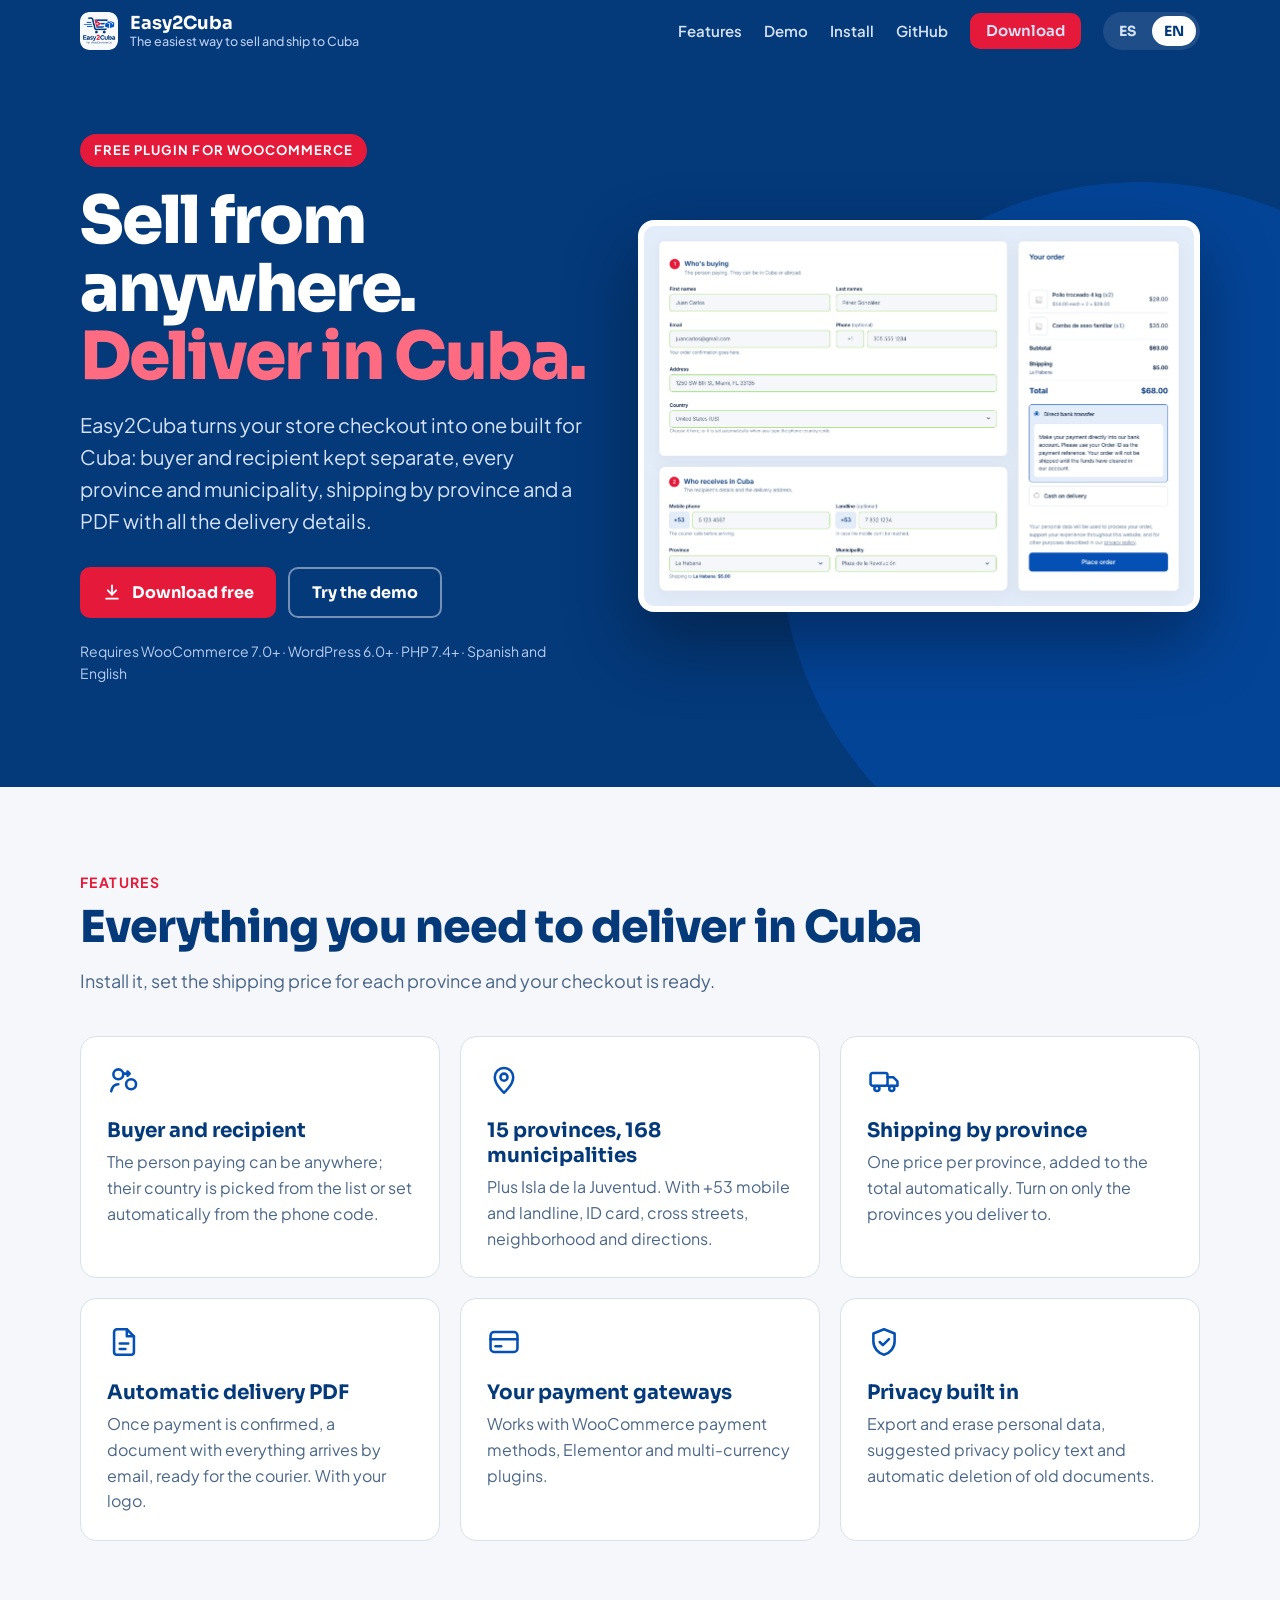
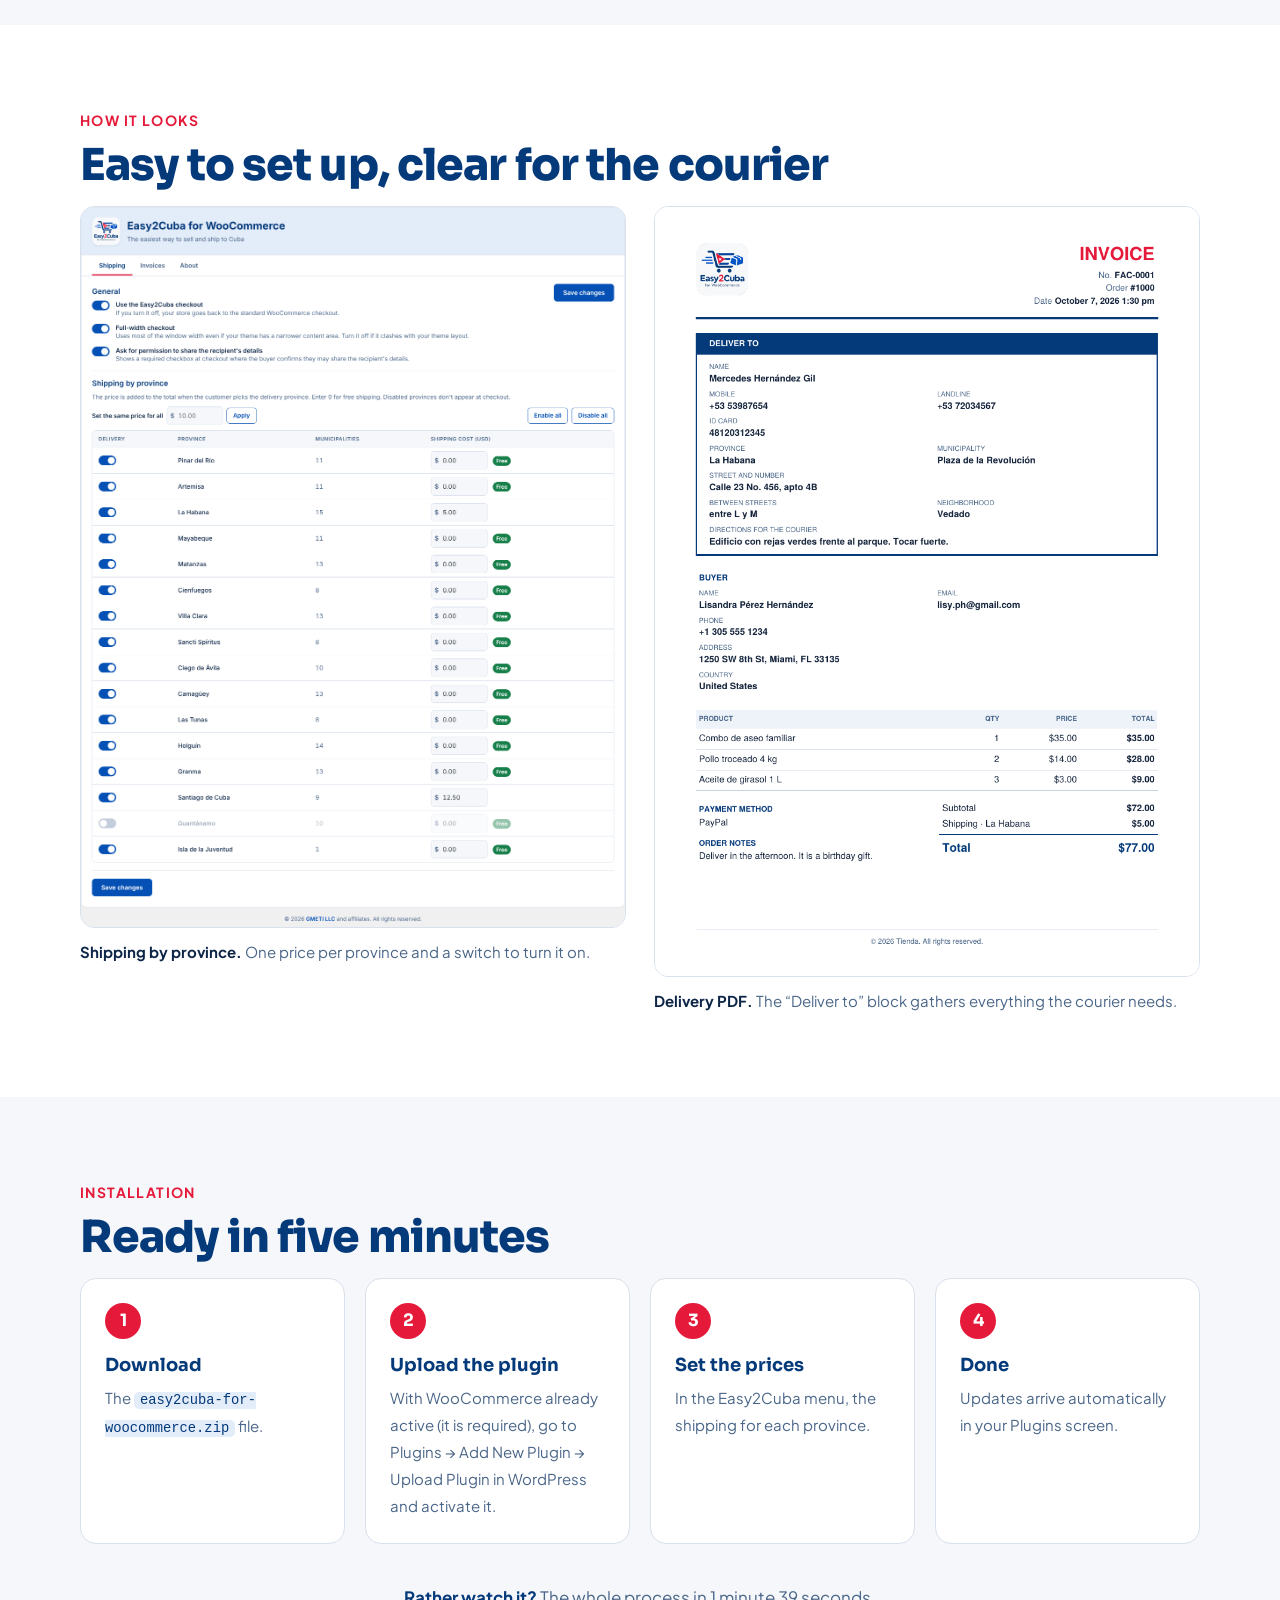
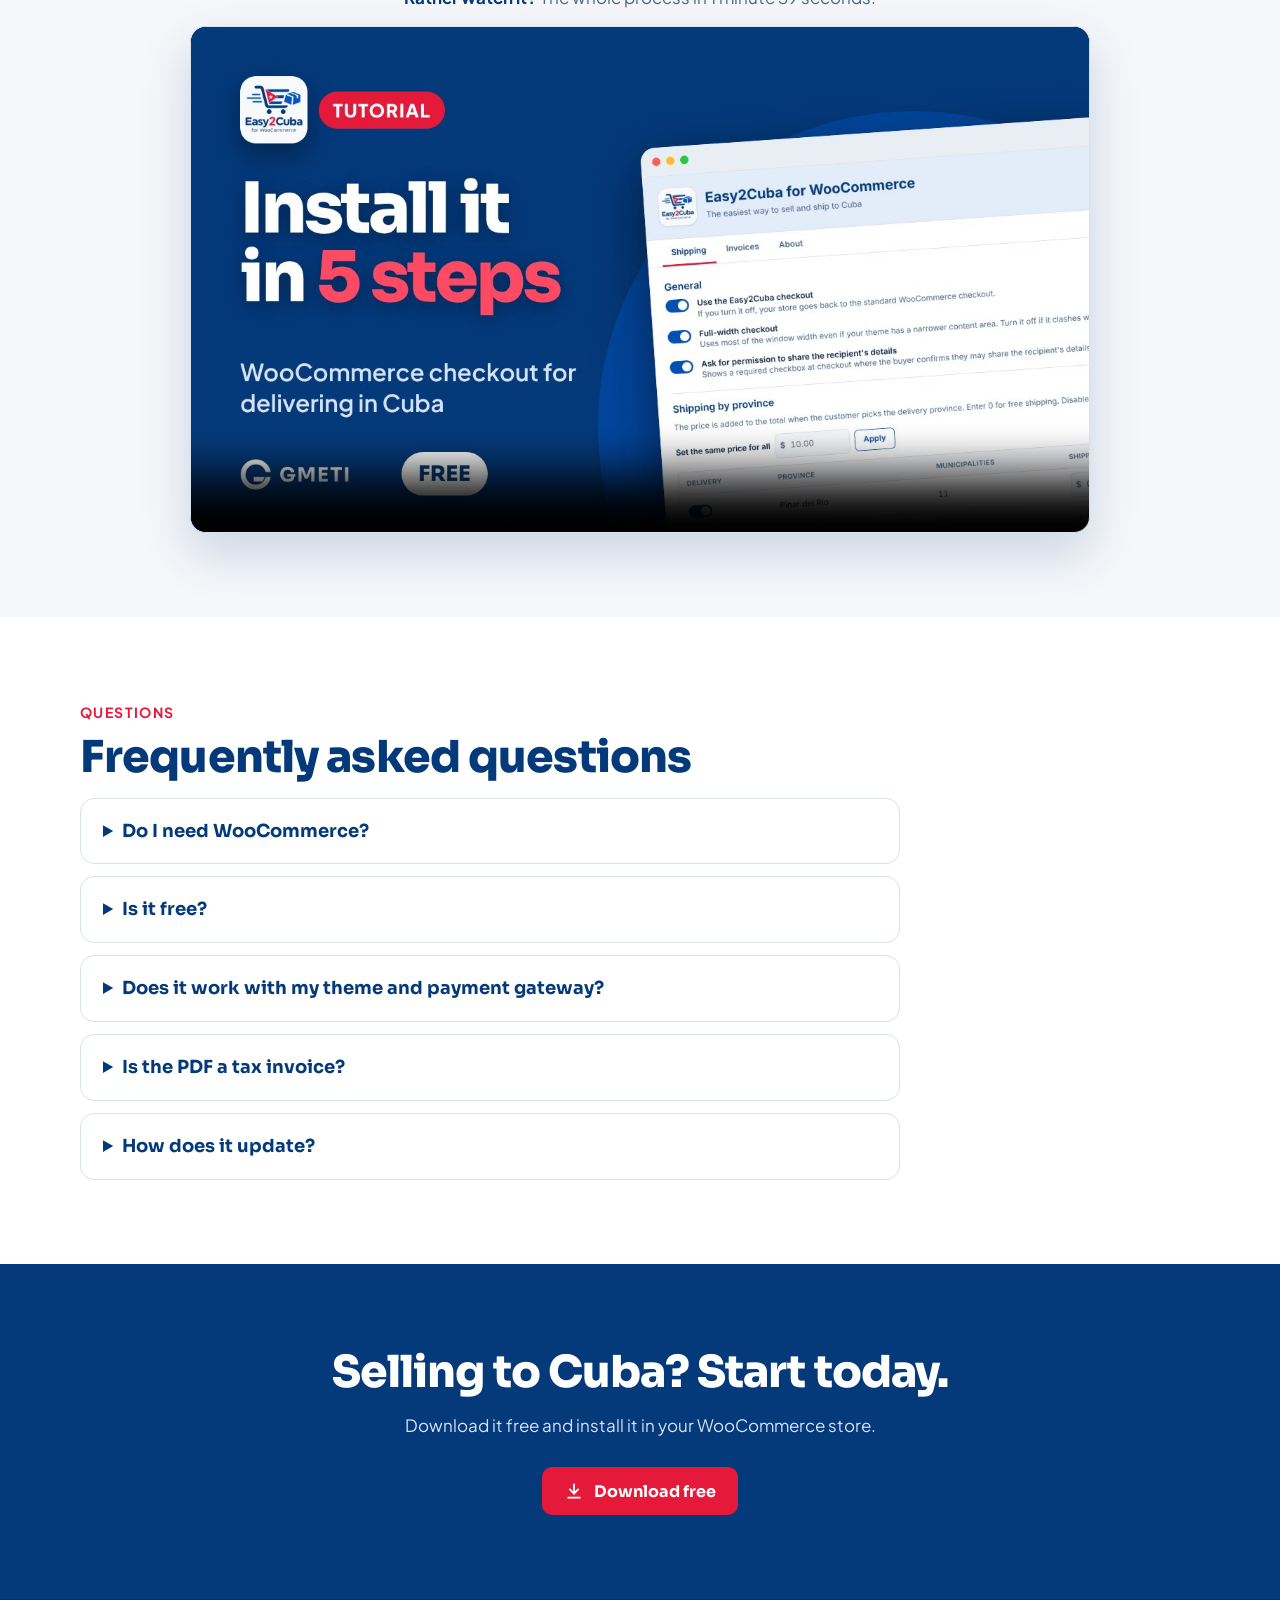
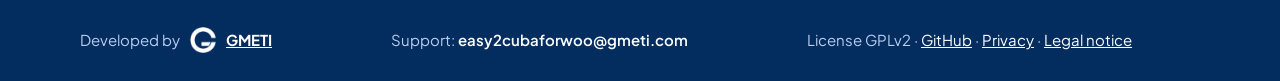
<file: docs/index.html>
<!doctype html>
<html lang="es">
<head>
<meta charset="utf-8">
<meta name="viewport" content="width=device-width, initial-scale=1">
<title>Easy2Cuba for WooCommerce · La forma más fácil de vender y enviar a Cuba</title>
<meta name="description" content="La forma más fácil de vender y enviar a Cuba. Checkout para WooCommerce pensado para vender desde cualquier país y enviar a Cuba: provincias y municipios, envío por provincia y PDF de entrega automático. Gratis. Por GMETI.">
<link rel="icon" href="img/favicon.png">
<link rel="apple-touch-icon" href="img/apple-touch-icon.png?v=6">
<link rel="manifest" href="manifest.webmanifest">
<meta name="apple-mobile-web-app-title" content="Easy2Cuba">
<meta name="theme-color" content="#04397a">
<meta property="og:type" content="website">
<meta property="og:title" content="Easy2Cuba for WooCommerce">
<meta property="og:description" content="La forma más fácil de vender y enviar a Cuba. Vende desde cualquier país y entrega en Cuba. Plugin gratis para WooCommerce.">
<meta property="og:image" content="https://wpdesigndev.github.io/easy2cuba-for-woocommerce/img/social-preview.png">
<meta property="og:url" content="https://wpdesigndev.github.io/easy2cuba-for-woocommerce/">
<meta name="twitter:card" content="summary_large_image">
<style>
@font-face { font-family: "Sora"; src: url("fonts/Sora-var.woff") format("woff"); font-weight: 100 900; font-display: swap; }
@font-face { font-family: "Plus Jakarta Sans"; src: url("fonts/PlusJakartaSans-var.woff") format("woff"); font-weight: 200 800; font-display: swap; }

:root {
	--navy: #04397a;
	--blue: #0450b4;
	--blue-soft: #e3ecf9;
	--red: #e51a3a;
	--ink: #0d2647;
	--muted: #4a6688;
	--line: #d9e1ec;
	--bg: #f5f7fa;
	--white: #ffffff;
	--display: "Sora", ui-sans-serif, system-ui, -apple-system, "Segoe UI", sans-serif;
	--body: "Plus Jakarta Sans", ui-sans-serif, system-ui, -apple-system, "Segoe UI", sans-serif;
}
* { box-sizing: border-box; }
html { scroll-behavior: smooth; }
@media (prefers-reduced-motion: reduce) { html { scroll-behavior: auto; } }
body { margin: 0; background: var(--bg); color: var(--ink); font-family: var(--body); font-size: 17px; line-height: 1.6; }
img { max-width: 100%; height: auto; display: block; }
a { color: var(--blue); }
a:focus-visible, .btn:focus-visible { outline: 3px solid var(--red); outline-offset: 3px; border-radius: 8px; }
.wrap { max-width: 1160px; margin: 0 auto; padding-inline: 20px; }

/* Barra superior */
.top { background: var(--navy); color: var(--white); position: sticky; top: 0; z-index: 10; }
.top .wrap { display: flex; align-items: center; justify-content: space-between; gap: 16px; padding-block: 12px; }
.brand { display: flex; flex: 0 1 auto; align-items: center; gap: 12px; color: var(--white); text-decoration: none; font-family: var(--display); font-weight: 700; font-size: 18px; min-width: 0; }
.brand img { flex: none; }
.brand img { width: 38px; height: 38px; border-radius: 9px; }
.brand-txt { display: flex; flex-direction: column; line-height: 1.15; min-width: 0; }
.brand-tag { font-family: var(--body); font-weight: 500; font-size: 12.5px; color: #b9cdf0; white-space: nowrap; overflow: hidden; text-overflow: ellipsis; }
@media (max-width: 640px) { .brand-tag { font-size: 11.5px; white-space: normal; line-height: 1.3; } }
.nav { display: flex; flex: none; align-items: center; gap: 22px; }
.nav a { color: #d5e2f7; text-decoration: none; font-weight: 600; font-size: 15px; }
.nav a:hover { color: var(--white); }
.nav-links { display: flex; align-items: center; gap: 22px; }
.nav-links .only-menu { display: none; }
/* Botón ☰ como en gmeti.com: tres rayas que se convierten en ✕ */
.menu-btn { display: none; position: relative; flex: none; width: 44px; height: 44px; padding: 0; border: 1px solid rgba(255,255,255,.22); border-radius: 10px; background: transparent; cursor: pointer; }
.menu-btn span { position: absolute; left: 12px; right: 12px; height: 2px; border-radius: 2px; background: var(--white); transition: transform .3s cubic-bezier(.2, .7, .1, 1), opacity .2s, top .3s cubic-bezier(.2, .7, .1, 1); }
.menu-btn span:nth-child(1) { top: 14px; } .menu-btn span:nth-child(2) { top: 20px; } .menu-btn span:nth-child(3) { top: 26px; }
.menu-open .menu-btn span:nth-child(1) { top: 20px; transform: rotate(45deg); }
.menu-open .menu-btn span:nth-child(2) { opacity: 0; }
.menu-open .menu-btn span:nth-child(3) { top: 20px; transform: rotate(-45deg); }
.menu-btn:focus-visible { outline: 3px solid var(--red); outline-offset: 2px; }
/* Tableta y móvil: menú compacto de cristal a la derecha, justo debajo de la barra (como gmeti.com) */
@media (max-width: 1060px) {
	.menu-btn { display: block; }
	.nav-links { display: none; position: fixed; top: calc(var(--nav-bottom, 66px) + 8px); right: max(12px, calc((100% - 1120px) / 2)); z-index: 60; flex-direction: column; align-items: stretch; gap: 0; width: max-content; min-width: 220px; max-width: calc(100vw - 24px); max-height: calc(100svh - var(--nav-bottom, 66px) - 24px); overflow-y: auto; padding: 6px; border-radius: 18px; background: rgba(255,255,255,.88); -webkit-backdrop-filter: saturate(180%) blur(20px); backdrop-filter: saturate(180%) blur(20px); box-shadow: 0 0 0 .5px rgba(15,23,42,.1), 0 18px 50px -12px rgba(15,23,42,.3); transform-origin: top right; animation: mnavIn .4s cubic-bezier(.2, 1.2, .3, 1); }
	.menu-open .nav-links { display: flex; }
	.nav-links a { position: relative; display: block; padding: 11px 16px; border-radius: 12px; font-family: var(--body); font-size: 17px; font-weight: 500; line-height: 1.3; letter-spacing: -.01em; color: var(--ink); transition: background .15s; }
	.nav-links a + a::before { content: ""; position: absolute; top: 0; left: 16px; right: 16px; border-top: .5px solid rgba(60,60,67,.2); }
	.nav-links a:hover, .nav-links a:active { color: var(--ink); background: rgba(120,120,128,.14); }
}
@keyframes mnavIn { from { opacity: 0; transform: scale(.85) translateY(-10px); } }
@media (prefers-reduced-motion: reduce) { .nav-links, .menu-btn span { animation: none !important; transition: none !important; } }
@media (max-width: 640px) { .nav .nav-dl { display: none; } .nav-links .only-menu { display: block; font-weight: 600; color: var(--red); } .top .wrap { padding-block: 10px; } }
.lang { display: flex; gap: 4px; background: rgba(255,255,255,.1); border-radius: 999px; padding: 4px; flex: none; }
.lang button { border: 0; background: transparent; color: #d5e2f7; font: 700 14px var(--display); padding: 6px 12px; border-radius: 999px; cursor: pointer; }
.lang button[aria-pressed="true"] { background: var(--white); color: var(--navy); }
.lang button:focus-visible { outline: 3px solid var(--red); outline-offset: 2px; }
@media (max-width: 420px) { .nav { gap: 8px; } .lang button { padding: 6px 10px; font-size: 13px; } .brand { gap: 10px; } .brand img { width: 34px; height: 34px; } }

/* Botones */
.btn { display: inline-flex; align-items: center; gap: 10px; padding: 14px 22px; border-radius: 10px; font-family: var(--display); font-weight: 700; font-size: 16px; text-decoration: none; line-height: 1.2; }
.btn svg { width: 20px; height: 20px; flex: none; }
.btn-red { background: var(--red); color: var(--white); }
.btn-red:hover { background: #c4122f; }
.btn-ghost { color: var(--white); border: 2px solid rgba(255,255,255,.45); }
.btn-ghost:hover { border-color: var(--white); }
.btn-sm { padding: 9px 16px; font-size: 14px; }

/* Portada */
.hero { background: var(--navy); color: var(--white); overflow: hidden; position: relative; }
.hero::after { content: ""; position: absolute; right: -220px; top: 120px; width: 720px; height: 720px; border-radius: 50%; background: var(--blue); opacity: .5; }
.hero .wrap { position: relative; z-index: 1; display: grid; grid-template-columns: minmax(0, 1fr) minmax(0, 1.1fr); gap: 48px; align-items: center; padding-block: 72px 88px; }
@media (max-width: 900px) { .hero .wrap { grid-template-columns: minmax(0, 1fr); padding-block: 48px 64px; } }
.pill { display: inline-block; padding: 6px 14px; border-radius: 999px; background: var(--red); font-weight: 700; font-size: 13px; letter-spacing: .08em; text-transform: uppercase; }
.hero h1 { font-family: var(--display); font-weight: 800; font-size: clamp(40px, 6vw, 66px); line-height: 1.03; letter-spacing: -.03em; margin: 20px 0 18px; text-wrap: balance; }
.hero h1 em { font-style: normal; color: #ff6b80; }
.hero p.lead { font-size: 20px; color: #d5e2f7; margin: 0 0 30px; max-width: 34em; }
.cta { display: flex; flex-wrap: wrap; gap: 12px; }
.hero-media { min-width: 0; }
.stats { display: flex; flex-wrap: wrap; justify-content: center; gap: 10px; margin: 18px 0 0; }
.stats[hidden], .stats span[hidden] { display: none; }
.stats span { display: inline-flex; align-items: center; gap: 8px; padding: 7px 14px; border-radius: 999px; background: rgba(255,255,255,.1); border: 1px solid rgba(255,255,255,.18); color: #d5e2f7; font-size: 15px; }
.stats svg { width: 18px; height: 18px; flex: none; }
.stats i { font-style: normal; }
.stats b { color: #fff; font-family: var(--display); font-weight: 700; }
.meta { margin-top: 22px; font-size: 14px; color: #b9cdf0; }
.hero .shot img { width: 100%; height: auto; }
.shot { border-radius: 16px; overflow: hidden; background: var(--white); box-shadow: 0 30px 70px rgba(0,0,0,.35); border: 6px solid rgba(255,255,255,.12); }

/* Secciones */
section { padding-block: 84px; }
.eyebrow { font-weight: 700; font-size: 14px; letter-spacing: .1em; text-transform: uppercase; color: var(--red); margin: 0 0 10px; }
h2 { font-family: var(--display); font-weight: 800; font-size: clamp(30px, 4vw, 44px); line-height: 1.1; letter-spacing: -.02em; color: var(--navy); margin: 0 0 16px; text-wrap: balance; }
.intro { color: var(--muted); max-width: 40em; margin: 0 0 40px; font-size: 18px; }

.grid { display: grid; grid-template-columns: repeat(3, minmax(0, 1fr)); gap: 20px; }
@media (max-width: 900px) { .grid { grid-template-columns: repeat(2, minmax(0, 1fr)); } }
@media (max-width: 600px) { .grid { grid-template-columns: minmax(0, 1fr); } }
.card { background: var(--white); border: 1px solid var(--line); border-radius: 16px; padding: 26px; }
.card svg { width: 34px; height: 34px; color: var(--blue); }
.card h3 { font-family: var(--display); font-weight: 700; font-size: 20px; color: var(--navy); margin: 14px 0 6px; line-height: 1.25; }
.card p { margin: 0; color: var(--muted); font-size: 16px; }

.alt { background: var(--white); }
.two { display: grid; grid-template-columns: repeat(2, minmax(0, 1fr)); gap: 28px; align-items: start; }
@media (max-width: 900px) { .two { grid-template-columns: minmax(0, 1fr); } }
figure { margin: 0; }
figure .frame { border-radius: 14px; overflow: hidden; border: 1px solid var(--line); background: var(--bg); }
figcaption { margin-top: 12px; color: var(--muted); font-size: 15px; }
figcaption b { color: var(--ink); }

.steps { list-style: none; padding: 0; margin: 0; display: grid; grid-template-columns: repeat(4, minmax(0, 1fr)); gap: 20px; counter-reset: s; }
@media (max-width: 900px) { .steps { grid-template-columns: repeat(2, minmax(0, 1fr)); } }
@media (max-width: 600px) { .steps { grid-template-columns: minmax(0, 1fr); } }
.steps li { background: var(--white); border: 1px solid var(--line); border-radius: 16px; padding: 24px; counter-increment: s; }
.steps li::before { content: counter(s); display: inline-grid; place-items: center; width: 36px; height: 36px; border-radius: 50%; background: var(--red); color: var(--white); font-family: var(--display); font-weight: 700; margin-bottom: 12px; }
.steps b { display: block; font-family: var(--display); color: var(--navy); font-size: 18px; margin-bottom: 4px; }
.steps span { color: var(--muted); font-size: 15px; }
.video { margin-top: 40px; max-width: 900px; margin-inline: auto; }
.video-lead { margin: 0 0 14px; color: var(--muted); text-align: center; }
.video-lead b { color: var(--navy); }
.video .frame { border-radius: 16px; overflow: hidden; border: 1px solid var(--line); background: #04397a; box-shadow: 0 20px 50px rgba(4,57,122,.18); }
.video video { display: block; width: 100%; height: auto; aspect-ratio: 16 / 9; background: #04397a; }
code { font-size: .92em; background: var(--blue-soft); color: var(--navy); padding: 1px 6px; border-radius: 5px; }

.faq { display: grid; gap: 12px; max-width: 820px; }
details { background: var(--white); border: 1px solid var(--line); border-radius: 14px; padding: 18px 22px; }
summary { cursor: pointer; font-family: var(--display); font-weight: 700; color: var(--navy); font-size: 18px; }
details p { margin: 10px 0 0; color: var(--muted); }

.band { background: var(--navy); color: var(--white); text-align: center; }
.band h2 { color: var(--white); }
.band p { color: #d5e2f7; margin: 0 auto 28px; max-width: 34em; }
.band .cta { justify-content: center; }

footer { background: #032c5f; color: #b9cdf0; font-size: 15px; }
footer .wrap { display: flex; flex-wrap: wrap; gap: 16px 32px; justify-content: space-between; align-items: center; padding-block: 28px; padding-right: 88px; }
footer a { color: var(--white); }
.by { display: flex; align-items: center; gap: 10px; }
.by img { width: 26px; height: 26px; }
.mail { user-select: all; color: var(--white); font-weight: 600; }
.to-top { position: fixed; right: 20px; bottom: 20px; z-index: 50; width: 52px; height: 52px; border: 0; border-radius: 50%; background: var(--red); color: var(--white); display: grid; place-items: center; cursor: pointer; box-shadow: 0 10px 24px rgba(4,57,122,.3); opacity: 0; visibility: hidden; transform: translateY(12px); transition: opacity .2s, transform .2s, visibility .2s, background .2s; }
.to-top.show { opacity: 1; visibility: visible; transform: none; }
.to-top:hover { background: #c4122f; }
.to-top:focus-visible { outline: 3px solid var(--navy); outline-offset: 3px; }
@media (prefers-reduced-motion: reduce) { .to-top { transition: none; } }
</style>
</head>
<body>

<header class="top">
	<div class="wrap">
		<a class="brand" href="#"><img src="img/logo.png" alt=""><span class="brand-txt"><span class="brand-name">Easy2Cuba</span><span class="brand-tag" data-en="The easiest way to sell and ship to Cuba">La forma más fácil de vender y enviar a Cuba</span></span></a>
		<nav class="nav" aria-label="Principal" data-en-aria="Main">
			<div class="nav-links" id="nav-links">
				<a href="#funciones" data-en="Features">Funciones</a>
				<a href="demo/">Demo</a>
				<a href="#instalar" data-en="Install">Instalación</a>
				<a href="https://github.com/wpdesigndev/easy2cuba-for-woocommerce">GitHub</a>
				<a class="only-menu" href="https://github.com/wpdesigndev/easy2cuba-for-woocommerce/releases/latest/download/easy2cuba-for-woocommerce.zip" data-en="Download free">Descargar gratis</a>
			</div>
			<a class="btn btn-red btn-sm nav-dl" href="https://github.com/wpdesigndev/easy2cuba-for-woocommerce/releases/latest/download/easy2cuba-for-woocommerce.zip" data-en="Download">Descargar</a>
			<div class="lang" role="group" aria-label="Idioma / Language"><button type="button" id="b-es" aria-pressed="true" lang="es">ES</button><button type="button" id="b-en" aria-pressed="false" lang="en">EN</button></div>
			<button type="button" class="menu-btn" aria-expanded="false" aria-controls="nav-links" aria-label="Abrir menú" data-en-aria="Open menu"><span></span><span></span><span></span></button>
		</nav>
	</div>
</header>

<main>
<div class="hero">
	<div class="wrap">
		<div>
			<span class="pill" data-en="Free plugin for WooCommerce">Plugin gratis para WooCommerce</span>
			<h1 data-en-h="Sell from anywhere. &lt;em&gt;Deliver in Cuba.&lt;/em&gt;">Vende desde cualquier país. <em>Entrega en Cuba.</em></h1>
			<p class="lead" data-en="Easy2Cuba turns your store checkout into one built for Cuba: buyer and recipient kept separate, every province and municipality, shipping by province and a PDF with all the delivery details.">Easy2Cuba convierte el checkout de tu tienda en uno pensado para Cuba: quien compra y quien recibe por separado, todas las provincias y municipios, envío por provincia y un PDF con todos los datos de la entrega.</p>
			<div class="cta">
				<a class="btn btn-red" href="https://github.com/wpdesigndev/easy2cuba-for-woocommerce/releases/latest/download/easy2cuba-for-woocommerce.zip">
					<svg viewBox="0 0 24 24" fill="none" stroke="currentColor" stroke-width="2.2" stroke-linecap="round" stroke-linejoin="round" aria-hidden="true"><path d="M12 4v11"></path><path d="M7 10l5 5 5-5"></path><path d="M5 20h14"></path></svg>
					<span data-en="Download free">Descargar gratis</span>
				</a>
				<a class="btn btn-ghost" href="demo/" data-en="Try the demo">Probar la demo</a>
			</div>
			<p class="meta" data-en="Requires WooCommerce 7.0+ · WordPress 6.0+ · PHP 7.4+ · Spanish and English">Requiere WooCommerce 7.0+ · WordPress 6.0+ · PHP 7.4+ · Español e inglés</p>
		</div>
		<div class="hero-media">
			<a class="shot" href="demo/" style="display:block" aria-label="Probar la demo" data-en-aria="Try the demo"><img src="screenshots/hero.png" data-en-src="screenshots/en/hero.png" alt="Checkout de Easy2Cuba: Quién compra con su país, Quién recibe en Cuba y el resumen del pedido con el envío por provincia" data-en-alt="Easy2Cuba checkout: the buyer with their country, the recipient in Cuba and the order summary with shipping by province" width="2207" height="1527"></a>
			<p class="stats" id="stats" hidden>
				<span id="st-v" hidden><svg viewBox="0 0 24 24" fill="none" stroke="currentColor" stroke-width="2" stroke-linecap="round" stroke-linejoin="round" aria-hidden="true"><path d="M2 12s3.6-7 10-7 10 7 10 7-3.6 7-10 7S2 12 2 12z"></path><circle cx="12" cy="12" r="3"></circle></svg><b></b> <i data-en="visits">visitas</i></span>
				<span id="st-d" hidden><svg viewBox="0 0 24 24" fill="none" stroke="currentColor" stroke-width="2.2" stroke-linecap="round" stroke-linejoin="round" aria-hidden="true"><path d="M12 4v11"></path><path d="M7 10l5 5 5-5"></path><path d="M5 20h14"></path></svg><b></b> <i data-en="downloads">descargas</i></span>
			</p>
		</div>
	</div>
</div>

<section id="funciones">
	<div class="wrap">
		<p class="eyebrow" data-en="Features">Funciones</p>
		<h2 data-en="Everything you need to deliver in Cuba">Todo lo que hace falta para entregar en Cuba</h2>
		<p class="intro" data-en="Install it, set the shipping price for each province and your checkout is ready.">Se instala, pones el precio de envío de cada provincia y tu checkout queda listo.</p>
		<div class="grid">
			<div class="card">
				<svg viewBox="0 0 24 24" fill="none" stroke="currentColor" stroke-width="1.8" stroke-linecap="round" stroke-linejoin="round" aria-hidden="true"><circle cx="8" cy="8" r="3.5"></circle><circle cx="17" cy="15" r="3.5"></circle><path d="M3 20c.6-3 2.6-5 5-5"></path><path d="M11.5 7.5h4.5l-1.5-1.5M16 7.5l-1.5 1.5"></path></svg>
				<h3 data-en="Buyer and recipient">Quién compra y quién recibe</h3>
				<p data-en="The person paying can be anywhere; their country is picked from the list or set automatically from the phone code.">Quien paga puede estar en cualquier país; su país se elige en la lista o se pone solo con el prefijo del teléfono.</p>
			</div>
			<div class="card">
				<svg viewBox="0 0 24 24" fill="none" stroke="currentColor" stroke-width="1.8" stroke-linecap="round" stroke-linejoin="round" aria-hidden="true"><path d="M12 21s-6.5-5.6-6.5-11A6.5 6.5 0 0 1 18.5 10c0 5.4-6.5 11-6.5 11z"></path><circle cx="12" cy="10" r="2.5"></circle></svg>
				<h3 data-en="15 provinces, 168 municipalities">15 provincias, 168 municipios</h3>
				<p data-en="Plus Isla de la Juventud. With +53 mobile and landline, ID card, cross streets, neighborhood and directions.">Más la Isla de la Juventud. Con móvil y fijo +53, carné, entre calles, reparto y referencias.</p>
			</div>
			<div class="card">
				<svg viewBox="0 0 24 24" fill="none" stroke="currentColor" stroke-width="1.8" stroke-linecap="round" stroke-linejoin="round" aria-hidden="true"><rect x="2.5" y="7" width="12" height="9" rx="1.5"></rect><path d="M14.5 10h4l3 3v3h-7"></path><circle cx="7" cy="18" r="1.8"></circle><circle cx="17.5" cy="18" r="1.8"></circle></svg>
				<h3 data-en="Shipping by province">Envío por provincia</h3>
				<p data-en="One price per province, added to the total automatically. Turn on only the provinces you deliver to.">Un precio para cada provincia, que se suma solo al total. Activa solo donde entregas.</p>
			</div>
			<div class="card">
				<svg viewBox="0 0 24 24" fill="none" stroke="currentColor" stroke-width="1.8" stroke-linecap="round" stroke-linejoin="round" aria-hidden="true"><path d="M14 3H7a2 2 0 0 0-2 2v14a2 2 0 0 0 2 2h10a2 2 0 0 0 2-2V8z"></path><path d="M14 3v5h5"></path><path d="M9 13h6M9 17h4"></path></svg>
				<h3 data-en="Automatic delivery PDF">PDF de entrega automático</h3>
				<p data-en="Once payment is confirmed, a document with everything arrives by email, ready for the courier. With your logo.">Al confirmarse el pago llega por correo un documento con todo, listo para el mensajero. Con tu logo.</p>
			</div>
			<div class="card">
				<svg viewBox="0 0 24 24" fill="none" stroke="currentColor" stroke-width="1.8" stroke-linecap="round" stroke-linejoin="round" aria-hidden="true"><rect x="2.5" y="5" width="19" height="14" rx="2.5"></rect><path d="M2.5 10h19"></path><path d="M6 15h4"></path></svg>
				<h3 data-en="Your payment gateways">Tus pasarelas de pago</h3>
				<p data-en="Works with WooCommerce payment methods, Elementor and multi-currency plugins.">Funciona con los métodos de pago de WooCommerce, Elementor y plugins de multimoneda.</p>
			</div>
			<div class="card">
				<svg viewBox="0 0 24 24" fill="none" stroke="currentColor" stroke-width="1.8" stroke-linecap="round" stroke-linejoin="round" aria-hidden="true"><path d="M12 3l7.5 3v5.5c0 4.6-3.2 8.3-7.5 9.5-4.3-1.2-7.5-4.9-7.5-9.5V6z"></path><path d="M9 12l2.2 2.2L15.5 10"></path></svg>
				<h3 data-en="Privacy built in">Privacidad incluida</h3>
				<p data-en="Export and erase personal data, suggested privacy policy text and automatic deletion of old documents.">Exportar y borrar datos personales, texto para tu política de privacidad y borrado de documentos antiguos.</p>
			</div>
		</div>
	</div>
</section>

<section class="alt">
	<div class="wrap">
		<p class="eyebrow" data-en="How it looks">Así se ve</p>
		<h2 data-en="Easy to set up, clear for the courier">Fácil de configurar, claro para el mensajero</h2>
		<div class="two">
			<figure>
				<div class="frame"><img src="screenshots/admin-envios.png" data-en-src="screenshots/en/admin-envios.png" alt="Ajustes de Easy2Cuba con el precio de envío de cada provincia" data-en-alt="Easy2Cuba settings with the shipping price for each province" loading="lazy"></div>
				<figcaption data-en-h="&lt;b&gt;Shipping by province.&lt;/b&gt; One price per province and a switch to turn it on."><b>Envíos por provincia.</b> Un precio por provincia y un interruptor para activarla.</figcaption>
			</figure>
			<figure>
				<div class="frame"><img src="screenshots/factura-pdf.png" data-en-src="screenshots/en/factura-pdf.png" alt="Documento PDF con el bloque Entregar a y los datos del pedido" data-en-alt="PDF document with the Deliver to block and the order details" loading="lazy"></div>
				<figcaption data-en-h="&lt;b&gt;Delivery PDF.&lt;/b&gt; The “Deliver to” block gathers everything the courier needs."><b>PDF de entrega.</b> El bloque «Entregar a» reúne todo lo que necesita el mensajero.</figcaption>
			</figure>
		</div>
	</div>
</section>

<section id="instalar">
	<div class="wrap">
		<p class="eyebrow" data-en="Installation">Instalación</p>
		<h2 data-en="Ready in five minutes">Listo en cinco minutos</h2>
		<ol class="steps">
			<li data-en-h="&lt;b&gt;Download&lt;/b&gt;&lt;span&gt;The &lt;code&gt;easy2cuba-for-woocommerce.zip&lt;/code&gt; file.&lt;/span&gt;"><b>Descarga</b><span>El archivo <code>easy2cuba-for-woocommerce.zip</code>.</span></li>
			<li data-en-h="&lt;b&gt;Upload the plugin&lt;/b&gt;&lt;span&gt;With WooCommerce already active (it is required), go to Plugins → Add New Plugin → Upload Plugin in WordPress and activate it.&lt;/span&gt;"><b>Sube el plugin</b><span>Con WooCommerce ya activo (es obligatorio), ve en WordPress a Plugins → Añadir nuevo plugin → Subir plugin, y actívalo.</span></li>
			<li data-en-h="&lt;b&gt;Set the prices&lt;/b&gt;&lt;span&gt;In the Easy2Cuba menu, the shipping for each province.&lt;/span&gt;"><b>Pon los precios</b><span>En el menú Easy2Cuba, el envío de cada provincia.</span></li>
			<li data-en-h="&lt;b&gt;Done&lt;/b&gt;&lt;span&gt;Updates arrive automatically in your Plugins screen.&lt;/span&gt;"><b>Listo</b><span>Las actualizaciones llegan solas a tu panel de Plugins.</span></li>
		</ol>
		<div class="video">
			<p class="video-lead" data-en-h="&lt;b&gt;Rather watch it?&lt;/b&gt; The whole process in 1 minute 39 seconds."><b>¿Prefieres verlo?</b> Todo el proceso en 1 minuto y 39 segundos.</p>
			<div class="frame"><video controls playsinline preload="none" src="video/tutorial-easy2cuba.mp4" data-en-src="video/en/tutorial-easy2cuba.mp4" poster="video/tutorial-poster.jpg" data-en-poster="video/en/tutorial-poster.jpg" width="1920" height="1080" aria-label="Vídeo tutorial: cómo instalar y configurar Easy2Cuba for WooCommerce" data-en-aria="Video tutorial: how to install and set up Easy2Cuba for WooCommerce">
				<a href="video/tutorial-easy2cuba.mp4" data-en-href="video/en/tutorial-easy2cuba.mp4" data-en="Watch the video tutorial">Ver el vídeo tutorial</a>
			</video></div>
		</div>
	</div>
</section>

<section class="alt">
	<div class="wrap">
		<p class="eyebrow" data-en="Questions">Preguntas</p>
		<h2 data-en="Frequently asked questions">Preguntas frecuentes</h2>
		<div class="faq">
			<details>
				<summary data-en="Do I need WooCommerce?">¿Necesito WooCommerce?</summary>
				<p data-en="Yes, it is required. Easy2Cuba is a WooCommerce add-on: without WooCommerce installed and active, WordPress will not let you activate it.">Sí, es obligatorio. Easy2Cuba es un complemento de WooCommerce: sin WooCommerce instalado y activo, WordPress no deja activarlo.</p>
			</details>
			<details>
				<summary data-en="Is it free?">¿Es gratis?</summary>
				<p data-en="Yes. Easy2Cuba is free and open source, under the GPL license.">Sí. Easy2Cuba es gratuito y de código abierto, con licencia GPL.</p>
			</details>
			<details>
				<summary data-en="Does it work with my theme and payment gateway?">¿Funciona con mi tema y mi pasarela de pago?</summary>
				<p data-en="It uses the standard WooCommerce payment area, so your payment methods show up as usual. It works with Elementor and most themes; if your theme is narrow, the checkout can use the full width. We recommend placing a test order with each payment method you use.">Usa la zona de pago estándar de WooCommerce, así que tus métodos de pago aparecen como siempre. Funciona con Elementor y con la mayoría de temas; si tu tema es estrecho, el checkout puede ocupar todo el ancho. Recomendamos hacer un pedido de prueba con cada método de pago que uses.</p>
			</details>
			<details>
				<summary data-en="Is the PDF a tax invoice?">¿El PDF es una factura fiscal?</summary>
				<p data-en="No. It is an informational document that brings together all the order and delivery details in one place.">No. Es un documento informativo que reúne en un solo lugar todos los datos del pedido y de la entrega.</p>
			</details>
			<details>
				<summary data-en="How does it update?">¿Cómo se actualiza?</summary>
				<p data-en="When a new version is out, a notice appears in Plugins and it updates with one click. To have it update by itself, click Enable auto-updates next to Easy2Cuba in Plugins. The plugin only checks which version is the latest; it sends no data about your store or your customers.">Cuando hay una versión nueva, aparece el aviso en Plugins y se actualiza con un clic. Para que se actualice solo, pulsa «Activar actualizaciones automáticas» junto a Easy2Cuba en Plugins. El plugin solo consulta cuál es la última versión; no envía datos de tu tienda ni de tus clientes.</p>
			</details>
		</div>
	</div>
</section>

<section class="band">
	<div class="wrap">
		<h2 data-en="Selling to Cuba? Start today.">¿Vendes a Cuba? Empieza hoy.</h2>
		<p data-en="Download it free and install it in your WooCommerce store.">Descárgalo gratis e instálalo en tu tienda WooCommerce.</p>
		<div class="cta">
			<a class="btn btn-red" href="https://github.com/wpdesigndev/easy2cuba-for-woocommerce/releases/latest/download/easy2cuba-for-woocommerce.zip">
				<svg viewBox="0 0 24 24" fill="none" stroke="currentColor" stroke-width="2.2" stroke-linecap="round" stroke-linejoin="round" aria-hidden="true"><path d="M12 4v11"></path><path d="M7 10l5 5 5-5"></path><path d="M5 20h14"></path></svg>
				<span data-en="Download free">Descargar gratis</span>
			</a>
		</div>
	</div>
</section>
</main>

<footer>
	<div class="wrap">
		<div class="by"><span data-en="Developed by">Desarrollado por</span> <img src="img/gmeti-white.png" alt=""><a href="https://gmeti.com" target="_blank" rel="noopener noreferrer"><b>GMETI</b></a></div>
		<div><span data-en="Support:">Soporte:</span> <span class="mail">easy2cubaforwoo@gmeti.com</span></div>
		<div><span data-en="License">Licencia</span> GPLv2 · <a href="https://github.com/wpdesigndev/easy2cuba-for-woocommerce">GitHub</a> · <a href="privacidad/" data-en="Privacy">Privacidad</a> · <a href="legal/" data-en="Legal notice">Aviso legal</a></div>
	</div>
</footer>

<button type="button" class="to-top" id="to-top" aria-label="Volver arriba" data-en-aria="Back to top"><svg width="24" height="24" viewBox="0 0 24 24" fill="none" stroke="currentColor" stroke-width="2.6" stroke-linecap="round" stroke-linejoin="round" aria-hidden="true"><path d="M12 19V5"></path><path d="M5 12l7-7 7 7"></path></svg></button>
<script>
(function () {
	var b = document.getElementById('to-top');
	if (!b) return;
	function onScroll() { b.classList.toggle('show', window.scrollY > 600); }
	window.addEventListener('scroll', onScroll, { passive: true });
	onScroll();
	b.addEventListener('click', function () {
		var reduce = window.matchMedia && window.matchMedia('(prefers-reduced-motion: reduce)').matches;
		window.scrollTo({ top: 0, behavior: reduce ? 'auto' : 'smooth' });
	});
})();
</script>
<script>
(function () {
	// Menú ☰ en tableta y móvil: se abre justo debajo de la barra, como en gmeti.com
	var top = document.querySelector('.top'), btn = top.querySelector('.menu-btn'), links = document.getElementById('nav-links');
	function en() { return document.documentElement.lang === 'en'; }
	function setMenu(open) {
		if (open) { document.documentElement.style.setProperty('--nav-bottom', top.getBoundingClientRect().bottom + 'px'); }
		document.body.classList.toggle('menu-open', open);
		btn.setAttribute('aria-expanded', String(open));
		btn.setAttribute('aria-label', open ? (en() ? 'Close menu' : 'Cerrar menú') : (en() ? 'Open menu' : 'Abrir menú'));
	}
	btn.addEventListener('click', function () { setMenu(!document.body.classList.contains('menu-open')); });
	links.addEventListener('click', function (e) { if (e.target.closest('a')) setMenu(false); });
	document.addEventListener('click', function (e) { if (document.body.classList.contains('menu-open') && !e.target.closest('#nav-links, .menu-btn')) setMenu(false); });
	document.addEventListener('keydown', function (e) { if (e.key === 'Escape') setMenu(false); });
	window.matchMedia('(min-width: 1061px)').addEventListener('change', function (e) { if (e.matches) setMenu(false); });
})();
</script>
<script>
(function () {
	var ES = {
		title: document.title,
		desc: document.querySelector('meta[name=description]').getAttribute('content')
	};
	var EN = {
		title: 'Easy2Cuba for WooCommerce · The easiest way to sell and ship to Cuba',
		desc: 'The easiest way to sell and ship to Cuba. A WooCommerce checkout built to sell from any country and ship to Cuba: provinces and municipalities, shipping by province and an automatic delivery PDF. Free. By GMETI.'
	};
	var bes = document.getElementById('b-es'), ben = document.getElementById('b-en');
	function each(sel, fn) { Array.prototype.forEach.call(document.querySelectorAll(sel), fn); }
	window.e2cLang = 'es';
	function set(l) {
		var en = l === 'en';
		window.e2cLang = l;
		document.documentElement.lang = l;
		document.title = en ? EN.title : ES.title;
		document.querySelector('meta[name=description]').setAttribute('content', en ? EN.desc : ES.desc);
		each('[data-en]', function (n) { if (n.dataset.es === undefined) n.dataset.es = n.textContent; n.textContent = en ? n.dataset.en : n.dataset.es; });
		each('[data-en-h]', function (n) { if (n.dataset.esH === undefined) n.dataset.esH = n.innerHTML; n.innerHTML = en ? n.dataset.enH : n.dataset.esH; });
		each('[data-en-alt]', function (n) { if (n.dataset.esAlt === undefined) n.dataset.esAlt = n.alt; n.alt = en ? n.dataset.enAlt : n.dataset.esAlt; });
		each('[data-en-src]', function (n) { if (n.dataset.esSrc === undefined) n.dataset.esSrc = n.getAttribute('src'); n.setAttribute('src', en ? n.dataset.enSrc : n.dataset.esSrc); });
		each('[data-en-poster]', function (n) { if (n.dataset.esPoster === undefined) n.dataset.esPoster = n.getAttribute('poster'); n.setAttribute('poster', en ? n.dataset.enPoster : n.dataset.esPoster); });
		each('[data-en-href]', function (n) { if (n.dataset.esHref === undefined) n.dataset.esHref = n.getAttribute('href'); n.setAttribute('href', en ? n.dataset.enHref : n.dataset.esHref); });
		each('[data-en-aria]', function (n) { if (n.dataset.esAria === undefined) n.dataset.esAria = n.getAttribute('aria-label'); n.setAttribute('aria-label', en ? n.dataset.enAria : n.dataset.esAria); });
		bes.setAttribute('aria-pressed', String(!en)); ben.setAttribute('aria-pressed', String(en));
		try { localStorage.setItem('e2c-lang', l); } catch (e) {}
		if (window.e2cStats) window.e2cStats();
	}
	bes.addEventListener('click', function () { set('es'); });
	ben.addEventListener('click', function () { set('en'); });
	var saved = (function(){try{return localStorage.getItem('e2c-lang')}catch(e){return null}})();
	var nav = (navigator.language || '').toLowerCase();
	var want = location.hash === '#en' ? 'en' : location.hash === '#es' ? 'es' : saved ? saved : (nav !== '' && nav.indexOf('es') !== 0 ? 'en' : 'es');
	if (want === 'en') set('en');
})();
</script>
<script>
(function () {
	var box = document.getElementById('stats');
	var counts = {};
	function render() {
		var en = window.e2cLang === 'en';
		Object.keys(counts).forEach(function (id) {
			var n = counts[id], el = document.getElementById(id), i = el.querySelector('i');
			el.querySelector('b').textContent = n.toLocaleString(en ? 'en-US' : 'es-ES');
			var word = en ? i.dataset.en : (i.dataset.es !== undefined ? i.dataset.es : i.textContent);
			i.textContent = n === 1 ? word.replace(/s$/, '') : word;
		});
	}
	window.e2cStats = render;
	function show(id, n) {
		if (!n || n < 1) return;
		counts[id] = n;
		document.getElementById(id).hidden = false; box.hidden = false;
		render();
	}
	fetch('https://easy2cuba.goatcounter.com/counter/TOTAL.json')
		.then(function (r) { if (!r.ok) throw 0; return r.json(); })
		.then(function (d) { show('st-v', parseInt(String(d.count).replace(/\D/g, ''), 10)); })
		.catch(function () {});
	fetch('https://api.github.com/repos/wpdesigndev/easy2cuba-for-woocommerce/releases?per_page=100')
		.then(function (r) { if (!r.ok) throw 0; return r.json(); })
		.then(function (list) {
			var n = 0;
			list.forEach(function (rel) { (rel.assets || []).forEach(function (a) { if (a.name === 'easy2cuba-for-woocommerce.zip') n += a.download_count || 0; }); });
			show('st-d', n);
		})
		.catch(function () {});
})();
</script>
<script data-goatcounter="https://easy2cuba.goatcounter.com/count" async src="https://gc.zgo.at/count.js"></script>
</body>
</html>
</file>
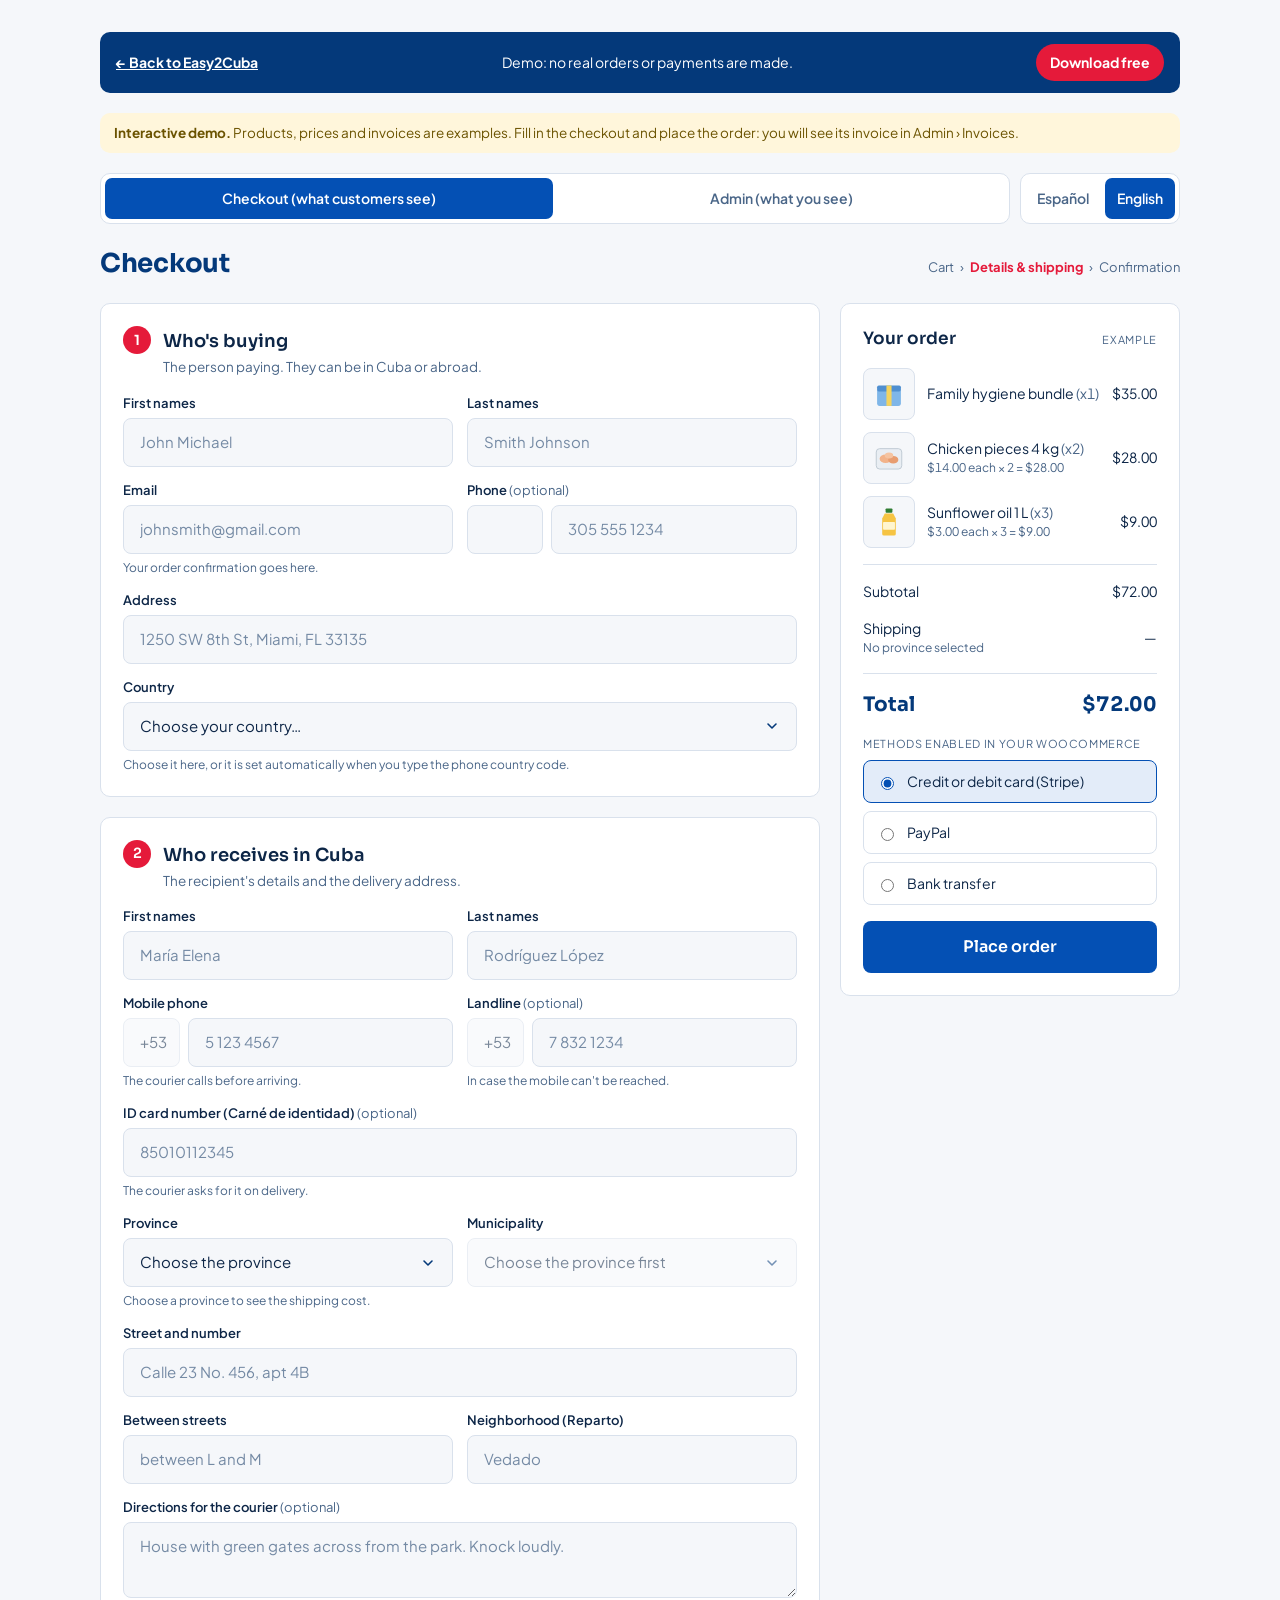
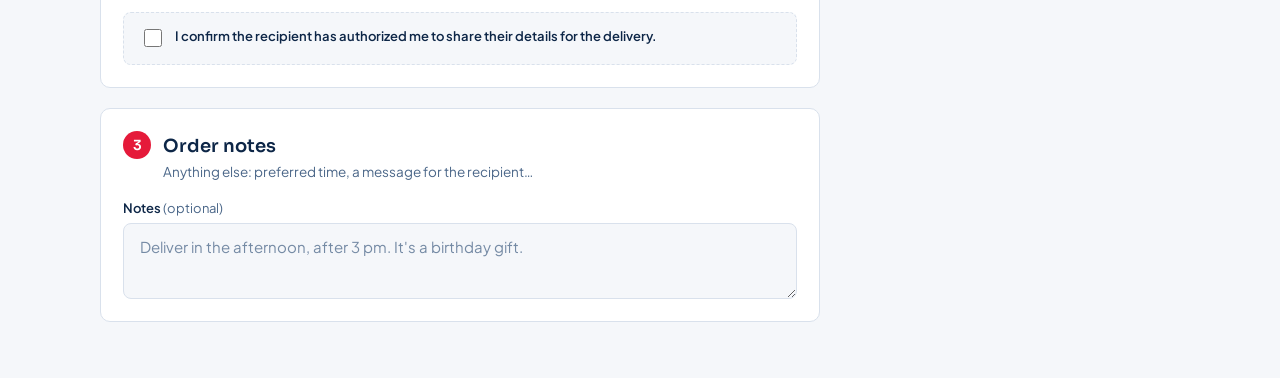
<file: docs/demo/index.html>
<!doctype html>
<html lang="es">
<head>
<meta charset="utf-8">
<title>Demo · Easy2Cuba for WooCommerce · La forma más fácil de vender y enviar a Cuba</title>
<meta name="viewport" content="width=device-width, initial-scale=1">
<meta name="description" content="La forma más fácil de vender y enviar a Cuba. Prueba el checkout de Easy2Cuba for WooCommerce: quién compra, quién recibe en Cuba, provincias, municipios y envío por provincia.">
<link rel="icon" href="../img/favicon.png">
<link rel="apple-touch-icon" href="../img/apple-touch-icon.png?v=6">
<link rel="manifest" href="../manifest.webmanifest">
<meta name="apple-mobile-web-app-title" content="Easy2Cuba">
<meta name="theme-color" content="#04397a">
<meta property="og:type" content="website">
<meta property="og:site_name" content="Easy2Cuba for WooCommerce">
<meta property="og:locale" content="es_ES">
<meta property="og:title" content="Demo · Easy2Cuba for WooCommerce">
<meta property="og:description" content="Pruébalo sin instalar nada: el checkout para vender desde cualquier país y entregar en Cuba, y su panel, en tu navegador.">
<meta property="og:image" content="https://wpdesigndev.github.io/easy2cuba-for-woocommerce/img/social-preview-demo.png">
<meta property="og:image:width" content="1280">
<meta property="og:image:height" content="640">
<meta property="og:image:alt" content="Demo de Easy2Cuba: formulario de quién recibe en Cuba con móvil +53, provincia La Habana y municipio Plaza de la Revolución.">
<meta property="og:url" content="https://wpdesigndev.github.io/easy2cuba-for-woocommerce/demo/">
<meta name="twitter:card" content="summary_large_image">
<meta name="twitter:title" content="Demo · Easy2Cuba for WooCommerce">
<meta name="twitter:description" content="Pruébalo sin instalar nada: el checkout para entregar en Cuba y su panel, en tu navegador.">
<meta name="twitter:image" content="https://wpdesigndev.github.io/easy2cuba-for-woocommerce/img/social-preview-demo.png">
<style>@font-face{font-family:"Sora";src:url("../fonts/Sora-var.woff") format("woff");font-weight:100 900;font-display:swap}@font-face{font-family:"Plus Jakarta Sans";src:url("../fonts/PlusJakartaSans-var.woff") format("woff");font-weight:200 800;font-display:swap}.smtp-grid{display:grid;grid-template-columns:repeat(2,minmax(0,1fr));gap:14px}
@media (max-width:640px){.smtp-grid{grid-template-columns:minmax(0,1fr)}}
.ret-row{display:flex;align-items:center;gap:10px}
.page-ok{color:#2e7d32;font-weight:600}
.test-box{border:1px solid var(--line);border-radius:var(--r);padding:16px;display:flex;flex-direction:column;gap:10px}
.test-box h3{margin:0}
.test-row{display:flex;flex-wrap:wrap;gap:10px;align-items:center}
.test-row input{flex:1 1 220px;min-width:0;font:inherit;color:var(--fg);background:var(--bg);border:1px solid var(--line);border-radius:8px;padding:10px 14px}
.smtp-grid select{font:inherit;color:var(--fg);background:var(--bg);border:1px solid var(--line);border-radius:8px;padding:10px 14px;width:100%}
</style>
<style>
/* Layout: two-column checkout (form left, sticky order summary right), stacks on phones; admin view in a tab */
:root{
  --bg:#f5f7fa; --surface:#ffffff; --fg:#0d2647; --muted:#4a6688; --line:#d9e1ec;
  --accent:#0450b4; --accent-ink:#ffffff; --accent-soft:#e3ecf9; --navy:#04397a;
  --red:#e51a3a; --red-ink:#ffffff;
  --ok:#17804a; --err:#b42318; --err-soft:#fdecea; --note:#fff6db; --note-ink:#6b5300;
  --display:"Sora",ui-sans-serif,system-ui,sans-serif;
  --body:"Plus Jakarta Sans",ui-sans-serif,system-ui,sans-serif;
  --r:10px;
}
@media (prefers-color-scheme:dark){:root:not([data-theme="light"]){
  --bg:#0b1424; --surface:#122038; --fg:#e6eef9; --muted:#9db0ca; --line:#24385a;
  --accent:#6ea3ff; --accent-ink:#06142b; --accent-soft:#18305a; --navy:#9cc0ff;
  --red:#ff4a64; --red-ink:#1a0308;
  --ok:#4cc584; --err:#ff8a7a; --err-soft:#3a1d1b; --note:#2e2812; --note-ink:#ecd58a; color-scheme:dark}}
:root[data-theme="dark"]{
  --bg:#0b1424; --surface:#122038; --fg:#e6eef9; --muted:#9db0ca; --line:#24385a;
  --accent:#6ea3ff; --accent-ink:#06142b; --accent-soft:#18305a; --navy:#9cc0ff;
  --red:#ff4a64; --red-ink:#1a0308;
  --ok:#4cc584; --err:#ff8a7a; --err-soft:#3a1d1b; --note:#2e2812; --note-ink:#ecd58a; color-scheme:dark}
*{box-sizing:border-box}
[hidden]{display:none!important}
body{background:var(--bg);color:var(--fg);font-family:var(--body);font-size:15px;line-height:1.5;padding-inline:16px;padding-block:24px 48px}
.wrap{max-width:1080px;margin:0 auto;display:flex;flex-direction:column;gap:20px}
.preview-note{background:var(--note);color:var(--note-ink);border-radius:var(--r);padding:10px 14px;font-size:13.5px}
.topbar{display:flex;gap:10px;flex-wrap:wrap;align-items:stretch}
.tabs,.lang{display:flex;gap:4px;background:var(--surface);border:1px solid var(--line);border-radius:var(--r);padding:4px}
.tabs{flex:1 1 420px;flex-wrap:wrap}
.tabs button,.lang button{font:inherit;font-weight:600;font-size:14px;border:0;border-radius:7px;padding:10px 12px;background:transparent;color:var(--muted);cursor:pointer}
.tabs button{flex:1 1 180px}
.tabs button[aria-pressed="true"],.lang button[aria-pressed="true"]{background:var(--accent);color:var(--accent-ink)}
.tabs button:focus-visible,.lang button:focus-visible{outline:2px solid var(--accent);outline-offset:2px}
#v-shop{display:flex;flex-direction:column;gap:20px}
#v-shop[hidden]{display:none}
header.shop{display:flex;justify-content:space-between;align-items:baseline;flex-wrap:wrap;gap:8px}
header.shop h1{font-family:var(--display);font-size:26px;font-weight:700;margin:0;letter-spacing:-.01em;color:var(--navy)}
.steps{display:flex;gap:6px;font-size:13px;color:var(--muted)}
.steps b{color:var(--red)}
.grid{display:grid;grid-template-columns:minmax(0,1fr) 340px;gap:20px;align-items:start}
@media (max-width:860px){.grid{grid-template-columns:minmax(0,1fr)}}
.col{display:flex;flex-direction:column;gap:20px;min-width:0}
section.card{background:var(--surface);border:1px solid var(--line);border-radius:var(--r);padding:22px;display:flex;flex-direction:column;gap:16px}
.sec-head{display:flex;gap:12px;align-items:flex-start}
.sec-num{flex:none;width:28px;height:28px;border-radius:50%;background:var(--red);color:var(--red-ink);font-family:var(--display);font-weight:600;font-size:14px;display:grid;place-items:center}
.sec-head h2{font-family:var(--display);font-size:18px;font-weight:600;margin:2px 0 2px;text-wrap:balance}
.sec-head p{margin:0;color:var(--muted);font-size:13.5px}
.fields{display:grid;grid-template-columns:repeat(2,minmax(0,1fr));gap:14px}
.full{grid-column:1/-1}
@media (max-width:520px){.fields{grid-template-columns:minmax(0,1fr)}}
.f{display:flex;flex-direction:column;gap:5px;min-width:0}
.f label{font-size:13px;font-weight:600}
.opt{font-weight:400;color:var(--muted)}
.f input,.f select,.f textarea{font:inherit;color:var(--fg);background:var(--bg);border:1px solid var(--line);border-radius:8px;padding:12px 16px;width:100%}
.f select{-webkit-appearance:none;appearance:none;padding-right:44px;background-image:url("data:image/svg+xml,%3Csvg xmlns='http://www.w3.org/2000/svg' width='16' height='16' viewBox='0 0 24 24' fill='none' stroke='%2304397a' stroke-width='2.4' stroke-linecap='round' stroke-linejoin='round'%3E%3Cpath d='M6 9l6 6 6-6'/%3E%3C/svg%3E");background-repeat:no-repeat;background-position:right 16px center;background-size:16px}
.phone select{background-image:none;padding-right:12px}
.f.consent{background:var(--bg);border:1px dashed var(--line);border-radius:8px;padding:14px 16px}
.f.consent label{display:flex;gap:10px;align-items:flex-start;font-weight:600}
.f.consent input{width:18px;height:18px;flex:none;margin-top:2px}
.demo-bar{display:flex;flex-wrap:wrap;gap:10px 16px;align-items:center;justify-content:space-between;background:var(--navy,#04397a);color:#fff;border-radius:var(--r);padding:12px 16px;font-size:14px}
.demo-bar a{color:#fff;font-weight:700}
.demo-bar .dl{background:#e51a3a;padding:8px 14px;border-radius:999px;text-decoration:none}
.f ::placeholder{color:var(--muted);opacity:.75}
.f textarea{min-height:76px;resize:vertical}
.f input:focus,.f select:focus,.f textarea:focus{outline:2px solid var(--accent);outline-offset:1px;border-color:transparent}
.f select:disabled{opacity:.55}
.hint{font-size:12px;color:var(--muted)}
.hint.found{color:var(--fg)}
.hint.found b{color:var(--accent)}
.msg{font-size:12px;color:var(--err)}
.f.bad input,.f.bad select{border-color:var(--err);background:var(--err-soft)}
.phone{display:flex;gap:8px}
.phone select{width:auto;flex:none}
.phone .pref{flex:none;width:76px;text-align:center}
.phone input{flex:1;min-width:0}
aside{position:sticky;top:calc(env(safe-area-inset-top,0px) + 16px)}
aside h2{font-family:var(--display);font-size:17px;font-weight:600;margin:0}
.item{display:flex;justify-content:space-between;gap:10px;font-size:14px;align-items:center}
.item > span:first-child{min-width:0}
.prod{display:flex;gap:12px;align-items:center;min-width:0}
.thumb{flex:none;width:52px;height:52px;border-radius:8px;border:1px solid var(--line);background:var(--bg);display:grid;place-items:center;overflow:hidden}
.thumb svg{width:34px;height:34px}
.prod-name{min-width:0}
.qty{color:var(--muted);font-variant-numeric:tabular-nums;white-space:nowrap}
.item small{display:block;color:var(--muted);font-size:12px}
.num{font-variant-numeric:tabular-nums;white-space:nowrap}
hr{border:0;border-top:1px solid var(--line);margin:0}
.total{font-family:var(--display);font-weight:700;font-size:20px;color:var(--navy)}
.pay{display:flex;flex-direction:column;gap:8px}
.pay label{display:flex;gap:10px;align-items:center;border:1px solid var(--line);border-radius:8px;padding:10px 12px;cursor:pointer;font-size:14px}
.pay label:has(input:checked){border-color:var(--accent);background:var(--accent-soft)}
.pay input{accent-color:var(--accent)}
button.go{font:inherit;font-family:var(--display);font-weight:600;font-size:16px;background:var(--accent);color:var(--accent-ink);border:0;border-radius:8px;padding:14px;cursor:pointer}
button.go:hover{filter:brightness(1.08)}
button.go:focus-visible{outline:3px solid var(--fg);outline-offset:2px}
.result{border:1px solid var(--ok);border-radius:var(--r);padding:16px;background:var(--surface)}
.result h3{margin:0 0 8px;font-family:var(--display);font-size:16px;color:var(--ok)}
.result dl{display:grid;grid-template-columns:max-content minmax(0,1fr);gap:4px 14px;margin:0;font-size:13.5px}
.result dt{color:var(--muted)}
.result dd{margin:0;overflow-wrap:anywhere}
.ex{font-size:11px;text-transform:uppercase;letter-spacing:.06em;color:var(--muted)}
/* Admin */
.admin{background:var(--surface);border:1px solid var(--line);border-radius:var(--r);overflow:hidden}
.admin-bar{display:flex;justify-content:space-between;flex-wrap:wrap;gap:6px;background:var(--navy);color:var(--surface);font-size:13px;padding:9px 16px}
.admin-body{padding:22px;display:flex;flex-direction:column;gap:16px}
.admin h2{font-family:var(--display);font-size:20px;margin:0 0 4px}
.admin .sub{margin:0;color:var(--muted);font-size:14px}
.bulk{display:flex;gap:8px;align-items:center;flex-wrap:wrap;font-size:13.5px}
.bulk label{font-weight:600}
.bulk input,.price{font:inherit;color:var(--fg);background:var(--bg);border:1px solid var(--line);border-radius:7px;padding:7px 10px;width:110px;font-variant-numeric:tabular-nums}
.sep{flex:1}
.tbl-wrap{overflow-x:auto;border:1px solid var(--line);border-radius:8px}
table{border-collapse:collapse;width:100%;min-width:480px;font-size:14px}
th{text-align:left;font-size:12px;text-transform:uppercase;letter-spacing:.05em;color:var(--muted);font-weight:600;padding:10px 14px;background:var(--bg)}
td{padding:8px 14px;border-top:1px solid var(--line)}
td.n{color:var(--muted);font-variant-numeric:tabular-nums}
.cur{display:inline-flex;align-items:center;gap:6px}
.pill{font-size:12px;padding:2px 8px;border-radius:99px;font-weight:600;background:var(--ok);color:var(--surface)}
.sw{position:relative;display:inline-block;width:40px;height:22px;flex:none;vertical-align:middle}
.sw input{position:absolute;inset:0;opacity:0;margin:0;cursor:pointer}
.sw span{position:absolute;inset:0;border-radius:99px;background:var(--line);transition:background .15s;pointer-events:none}
.sw span::after{content:"";position:absolute;top:3px;left:3px;width:16px;height:16px;border-radius:50%;background:var(--surface);transition:transform .15s}
.sw input:checked+span{background:var(--accent)}
.sw input:checked+span::after{transform:translateX(18px)}
.sw input:focus-visible+span{outline:2px solid var(--accent);outline-offset:2px}
tr.off td:not(:first-child){opacity:.45}
.save-row{display:flex;gap:12px;align-items:center}
.admin-body{position:relative}
.save-top{position:absolute;top:16px;right:22px;margin:0;z-index:1}
@media (max-width:600px){.save-top{position:static;justify-content:flex-end}}
.btn-pri,.btn-sec{font:inherit;font-weight:600;border-radius:7px;padding:9px 16px;cursor:pointer}
.btn-pri{background:var(--accent);color:var(--accent-ink);border:0}
.btn-sec{background:transparent;color:var(--accent);border:1px solid var(--accent)}
.saved{color:var(--ok);font-weight:600;font-size:14px}
.admin-foot{padding:16px 4px 0;font-size:12.5px;color:var(--muted);text-align:center}
.admin-foot a{color:var(--accent);font-weight:600;text-decoration:none}
.admin-foot a:hover{text-decoration:underline}
.plugin-head{display:flex;gap:14px;align-items:center;padding:20px 22px;border-bottom:1px solid var(--line);background:var(--accent-soft)}
.plugin-head .logo{flex:none;width:64px;height:64px;border-radius:14px;display:block;box-shadow:0 1px 3px rgba(0,0,0,.12)}
.plugin-head h1{font-family:var(--display);font-size:22px;font-weight:700;margin:0;color:var(--navy);letter-spacing:-.01em;text-wrap:balance}
.plugin-head p{margin:2px 0 0;color:var(--muted);font-size:14px}
.unit{display:block;font-size:12px;color:var(--muted);font-variant-numeric:tabular-nums}

/* Admin tabs & invoices */
.atabs{display:flex;gap:2px;padding:0 22px;border-bottom:1px solid var(--line);background:var(--surface);overflow-x:auto}
.atabs button{font:inherit;font-weight:600;font-size:14px;color:var(--muted);background:none;border:0;border-bottom:3px solid transparent;padding:12px 14px 10px;cursor:pointer;white-space:nowrap}
.atabs button[aria-selected="true"]{color:var(--navy);border-bottom-color:var(--red)}
.atabs button:focus-visible{outline:2px solid var(--accent);outline-offset:-2px}
.set-grid{display:grid;grid-template-columns:repeat(2,minmax(0,1fr));gap:16px;border:1px solid var(--line);border-radius:8px;padding:16px;background:var(--bg)}
.set-grid .toggle-row,.set-grid .save-row{grid-column:1/-1}
@media (max-width:640px){.set-grid{grid-template-columns:minmax(0,1fr)}}
.toggle-row{display:flex;gap:12px;align-items:flex-start;cursor:pointer}
.toggle-row b{display:block;font-size:14px}
.toggle-row small,.f2 small{display:block;color:var(--muted);font-size:12.5px}
.f2{display:flex;flex-direction:column;gap:5px;min-width:0}
.f2 label{font-size:13px;font-weight:600}
.f2 input{font:inherit;color:var(--fg);background:var(--surface);border:1px solid var(--line);border-radius:7px;padding:9px 11px;width:100%}
.f2 input:focus{outline:2px solid var(--accent);outline-offset:1px}
.list-head{display:flex;align-items:baseline;gap:10px;margin-top:6px}
.list-head h3{font-family:var(--display);font-size:17px;margin:0;color:var(--navy)}
.count{font-size:13px;color:var(--muted)}
.inv-table{min-width:820px}
.inv-table td{vertical-align:middle}
.inv-table .r{text-align:right}
.inv-table td.num{font-variant-numeric:tabular-nums;white-space:nowrap}
.inv-no{font:inherit;font-weight:700;color:var(--accent);background:none;border:0;padding:0;cursor:pointer;text-decoration:underline;text-underline-offset:2px}
.inv-actions{display:flex;gap:6px;justify-content:flex-end;flex-wrap:nowrap}
.btn-sec.small,.btn-del{padding:5px 10px;font-size:13px}
.btn-del{font:inherit;font-weight:600;font-size:13px;border-radius:7px;cursor:pointer;background:transparent;color:var(--err);border:1px solid var(--err)}
.btn-del.sure{background:var(--err);color:var(--surface)}
.empty{color:var(--muted);text-align:center;padding:18px;border:1px dashed var(--line);border-radius:8px;margin:0}
.chip{display:inline-block;font-size:11px;text-transform:uppercase;letter-spacing:.05em;padding:2px 7px;border-radius:99px;background:var(--note);color:var(--note-ink);margin-left:6px;vertical-align:middle;font-weight:600}
.info{display:grid;grid-template-columns:max-content minmax(0,1fr);gap:10px 24px;margin:0;font-size:14px;border:1px solid var(--line);border-radius:8px;padding:16px;background:var(--bg)}
.info dt{color:var(--muted);font-weight:600}
.info dd{margin:0;overflow-wrap:anywhere}
.info a{color:var(--accent);font-weight:600}
.mail{font-weight:600;user-select:all}
.info-copy{margin:0;color:var(--muted);font-size:13px}
.full2{grid-column:1/-1}
.lbl{font-size:13px;font-weight:600}
.logo-row{display:flex;gap:14px;align-items:center;flex-wrap:wrap}
.logo-box{width:180px;height:72px;border:1px dashed var(--line);border-radius:8px;background:var(--surface);display:grid;place-items:center;overflow:hidden;color:var(--muted);font-size:12.5px;text-align:center;padding:6px}
.logo-box img{max-width:166px;max-height:58px;width:auto;height:auto;object-fit:contain;display:block}
.logo-btns{display:flex;gap:8px;align-items:center}
.filebtn{position:relative;display:inline-flex;align-items:center;cursor:pointer;border-radius:7px;font-weight:600;border:1px solid var(--accent);color:var(--accent);background:transparent}
.filebtn input{position:absolute;inset:0;opacity:0;cursor:pointer;width:100%}
.filebtn:focus-within{outline:2px solid var(--accent);outline-offset:2px}
.pp-logo{max-height:64px;max-width:220px;object-fit:contain;display:block}
/* Modal + PDF paper */
.modal{position:fixed;inset:0;background:rgba(6,18,40,.55);display:flex;align-items:center;justify-content:center;padding:16px;z-index:50}
.modal[hidden]{display:none}
.modal-box{background:var(--bg);border-radius:12px;width:min(860px,100%);max-height:100%;display:flex;flex-direction:column;overflow:hidden;box-shadow:0 20px 50px rgba(0,0,0,.35)}
.modal-bar{display:flex;align-items:center;gap:8px;padding:12px 16px;background:var(--surface);border-bottom:1px solid var(--line);flex-wrap:wrap}
.modal-bar b{font-family:var(--display);color:var(--navy)}
.modal-scroll{overflow:auto;padding:20px}
.paper{background:#fff;color:#14233b;width:100%;max-width:760px;margin:0 auto;padding:36px 40px;box-shadow:0 2px 10px rgba(0,0,0,.15);font-family:var(--body);font-size:12.5px;line-height:1.45;display:flex;flex-direction:column;gap:18px}
@media (max-width:600px){.paper{padding:22px 18px}}
.pp-head{display:flex;justify-content:space-between;gap:16px;flex-wrap:wrap;border-bottom:3px solid #04397a;padding-bottom:14px}
.pp-store{font-family:var(--display);font-size:20px;font-weight:700;color:#04397a}
.pp-store small{display:block;font-family:var(--body);font-size:11.5px;font-weight:400;color:#4a6688}
.pp-meta{text-align:right}
.pp-meta .pp-title{font-family:var(--display);font-size:22px;font-weight:700;color:#e51a3a;letter-spacing:.06em}
.pp-meta div{color:#4a6688}
.pp-meta b{color:#14233b}
.pp-deliver{border:2px solid #04397a;border-radius:8px;overflow:hidden}
.pp-deliver h4{margin:0;background:#04397a;color:#fff;font-size:12px;letter-spacing:.08em;text-transform:uppercase;padding:7px 12px}
.pp-grid{display:grid;grid-template-columns:repeat(2,minmax(0,1fr));gap:8px 18px;padding:12px}
@media (max-width:600px){.pp-grid{grid-template-columns:minmax(0,1fr)}}
.pp-grid div{min-width:0;overflow-wrap:anywhere}
.pp-grid span{display:block;font-size:10.5px;text-transform:uppercase;letter-spacing:.05em;color:#4a6688}
.pp-grid b{font-size:13px}
.pp-grid .wide{grid-column:1/-1}
.pp-buyer h4,.pp-sec h4{margin:0 0 6px;font-size:12px;letter-spacing:.08em;text-transform:uppercase;color:#04397a}
.pp-buyer .pp-grid{padding:0}
.pp-table{width:100%;border-collapse:collapse}
.pp-table th{text-align:left;font-size:10.5px;text-transform:uppercase;letter-spacing:.05em;color:#4a6688;border-bottom:1px solid #c9d4e3;padding:6px 4px}
.pp-table td{padding:7px 4px;border-bottom:1px solid #e4eaf2}
.pp-table .r{text-align:right;white-space:nowrap;font-variant-numeric:tabular-nums}
.pp-totals{margin-left:auto;width:min(280px,100%);display:grid;grid-template-columns:1fr auto;gap:4px 16px;font-variant-numeric:tabular-nums}
.pp-totals .t{font-family:var(--display);font-weight:700;font-size:16px;color:#04397a;border-top:2px solid #04397a;padding-top:6px}
.pp-sec p{margin:0}
.pp-foot{border-top:1px solid #c9d4e3;padding-top:10px;text-align:center;color:#4a6688;font-size:11px}
.toast{position:fixed;left:50%;bottom:20px;transform:translateX(-50%);background:var(--navy);color:var(--surface);padding:10px 16px;border-radius:8px;font-size:14px;z-index:60;box-shadow:0 6px 20px rgba(0,0,0,.25);max-width:calc(100% - 32px)}
@media (prefers-reduced-motion:reduce){.sw span,.sw span::after{transition:none}}
</style>

<div class="wrap">
  <div class="demo-bar"><a href="../" id="back-link" data-t="back"></a><span data-t="demoNote"></span><a class="dl" href="https://github.com/wpdesigndev/easy2cuba-for-woocommerce/releases/latest/download/easy2cuba-for-woocommerce.zip" data-t="dlBtn"></a></div>
  <div class="preview-note" data-t="note"></div>

  <div class="topbar">
    <div class="tabs">
      <button type="button" id="t-shop" aria-pressed="true" data-t="tabShop"></button>
      <button type="button" id="t-admin" aria-pressed="false" data-t="tabAdmin"></button>
    </div>
    <div class="lang" aria-label="Idioma / Language">
      <button type="button" id="l-es" aria-pressed="true">Español</button>
      <button type="button" id="l-en" aria-pressed="false">English</button>
    </div>
  </div>

  <!-- ADMINISTRACIÓN -->
  <div id="v-admin" hidden>
  <div class="admin">
    <div class="admin-bar"><span data-t="wpPanel"></span><span>WooCommerce › Easy2Cuba</span></div>
    <div class="plugin-head">
      <img class="logo" src="[data-uri]" alt="Easy2Cuba" width="64" height="64">
      <div>
        <h1>Easy2Cuba for WooCommerce</h1>
        <p data-t="tagline"></p>
      </div>
    </div>
    <nav class="atabs" role="tablist">
      <button type="button" role="tab" data-panel="a-ship" aria-selected="true" data-t="atShip"></button>
      <button type="button" role="tab" data-panel="a-inv" aria-selected="false" data-t="atInv"></button>
      <button type="button" role="tab" data-panel="a-info" aria-selected="false" data-t="atInfo"></button>
    </nav>
    <div class="admin-body apanel" id="a-ship">
      <div class="save-row save-top"><span id="saved-top" class="saved" hidden data-t="saved"></span><button type="button" class="btn-pri" id="save-top" data-t="save"></button></div>
      <div>
        <h2 data-t="admGeneral"></h2>
      </div>
      <div class="set-grid">
        <label class="toggle-row" for="set-enable"><span class="sw"><input type="checkbox" id="set-enable" checked><span></span></span><span><b data-t="admEnable"></b><small data-t="admEnableD"></small></span></label>
        <label class="toggle-row" for="set-wide"><span class="sw"><input type="checkbox" id="set-wide" checked><span></span></span><span><b data-t="admWide"></b><small data-t="admWideD"></small></span></label>
        <label class="toggle-row" for="set-consent"><span class="sw"><input type="checkbox" id="set-consent" checked><span></span></span><span><b data-t="admConsent"></b><small data-t="admConsentD"></small></span></label>
      </div>
      <div>
        <h2 data-t="admTitle"></h2>
        <p class="sub" data-t="admSub"></p>
      </div>
      <div class="bulk">
        <label for="bulk" data-t="bulkLbl"></label>
        <input id="bulk" type="number" min="0" step="0.01" placeholder="10.00">
        <button type="button" class="btn-sec" id="bulk-go" data-t="apply"></button>
        <span class="sep"></span>
        <button type="button" class="btn-sec" id="all-on" data-t="allOn"></button>
        <button type="button" class="btn-sec" id="all-off" data-t="allOff"></button>
      </div>
      <div class="tbl-wrap">
        <table>
          <thead><tr><th data-t="thDel"></th><th data-t="thProv"></th><th data-t="thMun"></th><th data-t="thCost"></th></tr></thead>
          <tbody id="price-rows"></tbody>
        </table>
      </div>
      <div class="save-row"><button type="button" class="btn-pri" id="save" data-t="save"></button><span id="saved" class="saved" hidden data-t="saved"></span></div>
    </div>

    <!-- FACTURAS -->
    <div class="admin-body apanel" id="a-inv" hidden>
      <div>
        <h2 data-t="invTitle"></h2>
        <p class="sub" data-t="invSub"></p>
      </div>
      <div class="set-grid">
        <label class="toggle-row" for="inv-on">
          <span class="sw"><input type="checkbox" id="inv-on" checked><span></span></span>
          <span><b data-t="invOn"></b><small data-t="invOnSub"></small></span>
        </label>
        <div class="f2">
          <label for="inv-email" data-t="invEmail"></label>
          <input id="inv-email" type="email" value="admin@mitienda.com">
          <small data-t="invEmailSub"></small>
        </div>
        <div class="f2">
          <label for="inv-copy" data-t="invCopy"></label>
          <input id="inv-copy" type="text">
          <small data-t="invCopySub"></small>
        </div>
        <div class="f2 full2">
          <span class="lbl" data-t="invLogo"></span>
          <div class="logo-row">
            <div class="logo-box" id="logo-box"><span data-t="noLogo"></span></div>
            <div class="logo-btns">
              <label class="btn-sec small filebtn" for="logo-file"><span data-t="pickLogo"></span><input type="file" id="logo-file" accept="image/png,image/jpeg,image/webp,image/svg+xml"></label>
              <button type="button" class="btn-del" id="logo-rm" hidden data-t="rmLogo"></button>
            </div>
          </div>
          <small data-t="invLogoSub"></small>
        </div>
<div class="f2 full2"><label for="inv-ret" data-t="retLabel"></label><div class="ret-row"><input id="inv-ret" type="number" min="0" value="0" style="width:90px"> <span data-t="retMonths"></span></div><small data-t="retD"></small></div>
        <label class="toggle-row full2" for="smtp-on"><span class="sw"><input type="checkbox" id="smtp-on"><span></span></span><span><b data-t="smtpOn"></b><small data-t="smtpOnD"></small></span></label>
        <div class="smtp-grid full2" id="smtp-fields" hidden>
          <div class="f2"><label for="smtp-host" data-t="smtpHost"></label><input id="smtp-host" type="text" placeholder="smtp.gmail.com"></div>
          <div class="f2"><label for="smtp-port" data-t="smtpPort"></label><input id="smtp-port" type="number" placeholder="587"></div>
          <div class="f2"><label for="smtp-sec" data-t="smtpSecure"></label><select id="smtp-sec"><option>TLS</option><option>SSL</option><option value="" data-t="smtpNone"></option></select></div>
          <div class="f2"><label for="smtp-user" data-t="smtpUser"></label><input id="smtp-user" type="text" placeholder="tucorreo@gmail.com"></div>
          <div class="f2"><label for="smtp-pass" data-t="smtpPass"></label><input id="smtp-pass" type="password" placeholder=""></div>
          <div class="f2"><label for="from-email" data-t="fromEmail"></label><input id="from-email" type="email" placeholder=""><small data-t="fromEmailD"></small></div>
          <div class="f2"><label for="from-name" data-t="fromName"></label><input id="from-name" type="text" placeholder=""><small data-t="fromNameD"></small></div>
        </div>
        <div class="save-row"><button type="button" class="btn-pri" id="inv-save" data-t="save"></button><span id="inv-saved" class="saved" hidden data-t="saved"></span></div>
      </div>

<div class="test-box">
        <h3 data-t="testTitle"></h3>
        <p class="sub" data-t="testSub"></p>
        <div class="test-row"><label for="test-to" data-t="testEmail"></label><input id="test-to" type="email" value="admin@mitienda.com"><button type="button" class="btn-pri" id="test-send" data-t="testSend"></button><button type="button" class="btn-sec" id="test-view" data-t="testView"></button></div>
      </div>

      <div class="list-head">
        <h3 data-t="invList"></h3>
        <span class="count" id="inv-count"></span>
      </div>
      <div class="tbl-wrap">
        <table class="inv-table">
          <thead><tr><th data-t="thInvNo"></th><th data-t="thDate"></th><th data-t="thBuyer"></th><th data-t="thRecip"></th><th data-t="thProv"></th><th class="r">Total</th><th data-t="thSent"></th><th class="r" data-t="thActions"></th></tr></thead>
          <tbody id="inv-rows"></tbody>
        </table>
      </div>
      <p class="empty" id="inv-empty" hidden data-t="invEmpty"></p>
    </div>

    <!-- INFORMACIÓN -->
    <div class="admin-body apanel" id="a-info" hidden>
      <div>
        <h2 data-t="infoTitle"></h2>
        <p class="sub" data-t="infoSub"></p>
      </div>
      <dl class="info">
        <dt data-t="iName"></dt><dd>Easy2Cuba for WooCommerce</dd>
        <dt data-t="iVersion"></dt><dd>1.6.8</dd>
        <dt data-t="iBy"></dt><dd><a href="https://gmeti.com" target="_blank" rel="noopener noreferrer">GMETI</a></dd>
        <dt data-t="iPage"></dt><dd><a href="https://wpdesigndev.github.io/easy2cuba-for-woocommerce/" target="_blank" rel="noopener">wpdesigndev.github.io/easy2cuba-for-woocommerce</a></dd>
        <dt data-t="iSupport"></dt><dd><span class="mail" id="sup-mail">easy2cubaforwoo@gmeti.com</span> <button type="button" class="btn-sec small" id="copy-mail" data-t="copyBtn"></button></dd>
        <dt data-t="iReq"></dt><dd>WooCommerce 7.0+ (<span data-t="reqMust"></span>) · WordPress 6.0+ · PHP 7.4+</dd>
        <dt data-t="iLangs"></dt><dd>Español, English</dd>
        <dt data-t="iLicense"></dt><dd>GPLv2</dd>
      </dl>
    </div>
  </div>
  <footer class="admin-foot" id="copy"></footer>
  </div>

  <div class="modal" id="modal" hidden>
    <div class="modal-box" role="dialog" aria-modal="true" aria-labelledby="m-title">
      <div class="modal-bar">
        <b id="m-title"></b>
        <span class="sep"></span>
        <button type="button" class="btn-sec small" id="m-dl" data-t="dlPdf"></button>
        <button type="button" class="btn-sec small" id="m-close" data-t="close"></button>
      </div>
      <div class="modal-scroll"><div class="paper" id="paper"></div></div>
    </div>
  </div>

  <!-- CHECKOUT -->
  <div id="v-shop">
  <header class="shop">
    <h1 data-t="h1"></h1>
    <div class="steps"><span data-t="st1"></span>›<b data-t="st2"></b>›<span data-t="st3"></span></div>
  </header>

  <form id="checkout" class="grid" novalidate>
    <div class="col">

      <section class="card">
        <div class="sec-head"><div class="sec-num">1</div><div>
          <h2 data-t="s1"></h2>
          <p data-t="s1sub"></p>
        </div></div>
        <div class="fields">
          <div class="f"><label for="b_nombre" data-t="names"></label><input id="b_nombre" autocomplete="given-name" data-ph="phBNames" required></div>
          <div class="f"><label for="b_apellidos" data-t="lastnames"></label><input id="b_apellidos" autocomplete="family-name" data-ph="phBLast" required></div>
          <div class="f"><label for="b_email" data-t="email"></label><input id="b_email" type="email" autocomplete="email" data-ph="phEmail" required><span class="hint" data-t="emailHint"></span></div>
          <div class="f"><label for="b_tel"><span data-t="phone"></span> <span class="opt" data-t="optional"></span></label>
            <div class="phone"><input id="b_pref" class="pref" type="tel" inputmode="tel" maxlength="5" autocomplete="tel-country-code" aria-label="Prefijo"><input id="b_tel" type="tel" inputmode="tel" autocomplete="tel-national" data-ph="phBPhone"></div></div>
          <div class="f full"><label for="b_dir" data-t="address"></label><input id="b_dir" autocomplete="street-address" data-ph="phAddr" required></div>
          <div class="f full"><label for="b_pais" data-t="cLabel"></label><select id="b_pais" autocomplete="country" required></select><span class="hint" data-t="cAuto"></span></div>
        </div>
      </section>

      <section class="card">
        <div class="sec-head"><div class="sec-num">2</div><div>
          <h2 data-t="s2"></h2>
          <p data-t="s2sub"></p>
        </div></div>
        <div class="fields">
          <div class="f"><label for="s_nombre" data-t="names"></label><input id="s_nombre" data-ph="phSNames" required></div>
          <div class="f"><label for="s_apellidos" data-t="lastnames"></label><input id="s_apellidos" data-ph="phSLast" required></div>
          <div class="f"><label for="s_tel" data-t="mobile"></label>
            <div class="phone"><select aria-label="+53" disabled><option>+53</option></select><input id="s_tel" type="tel" inputmode="tel" placeholder="5 123 4567" required></div><span class="hint" data-t="mobileHint"></span></div>
          <div class="f"><label for="s_fijo"><span data-t="landline"></span> <span class="opt" data-t="optional"></span></label>
            <div class="phone"><select aria-label="+53" disabled><option>+53</option></select><input id="s_fijo" type="tel" inputmode="tel" placeholder="7 832 1234"></div><span class="hint" data-t="landHint"></span></div>
          <div class="f full"><label for="s_ci"><span data-t="ci"></span> <span class="opt" data-t="optional"></span></label><input id="s_ci" inputmode="numeric" maxlength="11" placeholder="85010112345"><span class="hint" data-t="ciHint"></span></div>
          <div class="f"><label for="s_prov" data-t="prov"></label><select id="s_prov" required></select><span class="hint" id="zone"></span></div>
          <div class="f"><label for="s_mun" data-t="mun"></label><select id="s_mun" required disabled></select></div>
          <div class="f full"><label for="s_calle" data-t="street"></label><input id="s_calle" data-ph="phStreet" required></div>
          <div class="f"><label for="s_entre" data-t="between"></label><input id="s_entre" data-ph="phBetween" required></div>
          <div class="f"><label for="s_reparto" data-t="reparto"></label><input id="s_reparto" placeholder="Vedado"></div>
          <div class="f full"><label for="s_ref"><span data-t="refs"></span> <span class="opt" data-t="optional"></span></label><textarea id="s_ref" data-ph="phRefs"></textarea></div>
          <div class="f full consent"><label><input type="checkbox" id="s_consent" required> <span data-t="consent"></span></label></div>
        </div>
      </section>

      <section class="card">
        <div class="sec-head"><div class="sec-num">3</div><div>
          <h2 data-t="s3"></h2>
          <p data-t="s3sub"></p>
        </div></div>
        <div class="f"><label for="notas"><span data-t="notes"></span> <span class="opt" data-t="optional"></span></label><textarea id="notas" data-ph="phNotes"></textarea></div>
      </section>
    </div>

    <aside>
      <section class="card">
        <div style="display:flex;justify-content:space-between;align-items:baseline;gap:8px"><h2 data-t="yourOrder"></h2><span class="ex" data-t="example"></span></div>
        <div id="items" style="display:flex;flex-direction:column;gap:12px"></div>
        <hr>
        <div class="item"><span data-t="subtotal"></span><span class="num">$72.00</span></div>
        <div class="item"><span><span data-t="shipping"></span> <small id="ship-where"></small></span><span class="num" id="ship">—</span></div>
        <hr>
        <div class="item total"><span>Total</span><span class="num" id="total">$72.00</span></div>
        <div class="pay" role="radiogroup">
          <span class="ex" data-t="payActive"></span>
          <label><input type="radio" name="pay" checked> <span data-t="payCard"></span></label>
          <label><input type="radio" name="pay"> PayPal</label>
          <label><input type="radio" name="pay"> <span data-t="payBank"></span></label>
        </div>
        <button class="go" type="submit" data-t="placeOrder"></button>
        <div id="out" hidden></div>
      </section>
    </aside>
  </form>
  </div>
</div>

<script>
const T = {
 es:{
  admGeneral:"General", admEnable:"Usar el checkout de Easy2Cuba", admEnableD:"Si lo desactivas, tu tienda vuelve al checkout normal de WooCommerce.", admWide:"Checkout a lo ancho de la pantalla", admWideD:"Usa casi todo el ancho de la ventana aunque tu tema tenga un contenido más estrecho. Desactívalo si choca con el diseño de tu tema.", admConsent:"Pedir permiso para los datos de quien recibe", admConsentD:"Muestra en el checkout una casilla obligatoria en la que quien compra confirma que puede compartir los datos de quien recibe.",  retLabel:"Borrar del registro las facturas con más de", retMonths:"meses", retD:"Pon 0 para no borrarlas nunca. Se revisa una vez al día. Los pedidos de WooCommerce no se tocan.", smtpOn:"Enviar las facturas por SMTP", smtpOnD:"Actívalo si la factura de prueba no llega. Usa los datos del servidor de tu correo. Con Gmail: servidor smtp.gmail.com, puerto 587, seguridad TLS, tu dirección de Gmail y una contraseña de aplicación.", smtpHost:"Servidor SMTP", smtpPort:"Puerto", smtpSecure:"Seguridad", smtpNone:"Ninguna", smtpUser:"Usuario", smtpPass:"Contraseña", fromEmail:"Correo del remitente", fromEmailD:"Opcional. Con SMTP normalmente tiene que ser la misma cuenta del usuario.", fromName:"Nombre del remitente", fromNameD:"Por defecto, el nombre de tu sitio.", testTitle:"Probar el envío", testSub:"Envía una factura de prueba con datos de ejemplo para comprobar que llega y cómo se ve. No usa un número de factura ni aparece en el registro.", testEmail:"Enviar a", testSend:"Enviar factura de prueba", testView:"Ver PDF de prueba", testSent:"Factura de prueba enviada a {e}. (En la demo no se envía ningún correo.)",
  note:"<b>Demostración interactiva.</b> Los productos, precios y facturas son de ejemplo. Rellena el checkout y haz el pedido: verás su factura en Administración › Facturas.",
  tabShop:"Checkout (lo que ve el cliente)", tabAdmin:"Administración (lo que ves tú)",
  wpPanel:"Panel de WordPress", admTitle:"Envíos por provincia",
  admSub:"El precio se suma al total cuando el cliente elige la provincia de entrega. Escribe 0 para envío gratis. Las provincias desactivadas no aparecen en el checkout.",
  bulkLbl:"Poner el mismo precio a todas", apply:"Aplicar", allOn:"Activar todas", allOff:"Desactivar todas",
  thDel:"Entrega", thProv:"Provincia", thMun:"Municipios", thCost:"Costo de envío (USD)", save:"Guardar cambios", saved:"Cambios guardados", free:"Gratis",
  copy:y=>`© ${y} <a href="https://gmeti.com" target="_blank" rel="noopener">GMETI LLC</a> y afiliados. Todos los derechos reservados.`,
  h1:"Finalizar compra", st1:"Carrito", st2:"Datos y envío", st3:"Confirmación",
  s1:"Quién compra", s1sub:"La persona que paga. Puede estar dentro o fuera de Cuba.",
  names:"Nombres", lastnames:"Apellidos", email:"Correo electrónico", emailHint:"Aquí llega la confirmación del pedido.",
  phone:"Teléfono", optional:"(opcional)", address:"Dirección",
  phBNames:"Juan Carlos", phBLast:"Pérez González", phEmail:"juancarlos@gmail.com", phBPhone:"305 555 1234", phAddr:"1250 SW 8th St, Miami, FL 33135",
  cEmpty:"Escribe el prefijo del teléfono y aquí verás tu país.", cUnknown:"No reconocemos ese prefijo. Revísalo.", cLabel:"País", cPick:"Elige tu país…", cAuto:"Elígelo aquí o se pone solo al escribir el prefijo del teléfono.", consent:"Confirmo que la persona que recibe me autorizó a compartir sus datos para la entrega.", eConsent:"Marca la casilla para confirmar que puedes compartir los datos de quien recibe.",  iPage:"Página del plugin", back:"← Volver a Easy2Cuba", demoNote:"Demostración: no se hacen pedidos ni pagos reales.", dlBtn:"Descargar gratis", cUSCA:"Estados Unidos o Canadá", or:" o ",
  s2:"Quién recibe en Cuba", s2sub:"Los datos de la persona y la dirección donde entregamos el pedido.",
  phSNames:"María Elena", phSLast:"Rodríguez López",
  mobile:"Teléfono móvil", mobileHint:"El mensajero llama antes de llegar.", landline:"Teléfono fijo", landHint:"Por si no se localiza en el móvil.",
  ci:"Carné de identidad", ciHint:"Lo pide el mensajero al entregar.",
  prov:"Provincia", mun:"Municipio", provPick:"Elige la provincia", munPick:"Elige el municipio", munFirst:"Elige primero la provincia",
  zoneEmpty:"Elige provincia para ver el costo de envío.", zoneTo:"Envío a",
  street:"Calle y número", phStreet:"Calle 23 No. 456, apto 4B", between:"Entre calles", phBetween:"entre L y M", reparto:"Reparto / Consejo popular",
  refs:"Referencias para el mensajero", phRefs:"Casa de rejas verdes frente al parque. Tocar fuerte.",
  s3:"Notas del pedido", s3sub:"Cualquier detalle extra: horario preferido, un mensaje para quien recibe…",
  notes:"Notas", phNotes:"Entregar por la tarde, después de las 3 pm. Es un regalo de cumpleaños.",
  yourOrder:"Tu pedido", example:"ejemplo", subtotal:"Subtotal", shipping:"Envío", noProv:"Sin elegir provincia",
  payActive:"Métodos activos en tu WooCommerce", payCard:"Tarjeta de crédito o débito (Stripe)", payBank:"Transferencia bancaria", placeOrder:"Realizar pedido",
  each:"c/u", tagline:"La forma más fácil de vender y enviar a Cuba",
  atShip:"Envíos", atInv:"Facturas", atInfo:"Información",
  invTitle:"Facturas en PDF", invSub:"Cuando se confirma el pago de un pedido, se genera una factura en PDF con todo lo que el cliente puso en el checkout y se envía al correo que indiques. Puedes reenviarla al mensajero o al dueño.",
  invOn:"Enviar una factura en PDF cuando se confirme el pago", invOnSub:"Se envía cuando el pedido pasa a \"Procesando\" o \"Completado\". Con pago contra entrega se envía al hacer el pedido.",
  invEmail:"Correo que recibe las facturas", invEmailSub:"Por defecto, el correo del administrador de la tienda. Puedes poner varios separados por comas.",
  invCopy:"Pie de página del PDF", invCopySub:"Por defecto: © año actual + nombre de tu sitio.",
  invLogo:"Logo de la factura", invLogoSub:"Sale arriba en el PDF en lugar del nombre de la tienda. Usa PNG o JPG, mejor con fondo transparente.", noLogo:"Sin logo: se usa el nombre de la tienda", pickLogo:"Elegir logo", rmLogo:"Quitar", logoBad:"Ese archivo no es una imagen.",
  invList:"Facturas enviadas", invEmpty:"Todavía no se ha enviado ninguna factura. Se enviarán cuando se confirme el pago de un pedido.",
  thInvNo:"Factura", thDate:"Fecha", thBuyer:"Compra", thRecip:"Recibe", thSent:"Enviada a", thActions:"Acciones",
  view:"Ver", del:"Eliminar", sure:"¿Seguro?", deleted:"Factura eliminada del registro.", nInv:n=>n===1?"1 factura":n+" facturas",
  dlPdf:"Descargar PDF", close:"Cerrar", dlNote:"En el plugin este botón descarga el PDF.",
  infoTitle:"Información del plugin", infoSub:"Datos de Easy2Cuba for WooCommerce y cómo contactar con soporte.",
  iName:"Nombre", iVersion:"Versión", iBy:"Desarrollado por", iWeb:"Sitio web", iSupport:"Soporte", iReq:"Requisitos", reqMust:"obligatorio", iLangs:"Idiomas", iLicense:"Licencia",
  copyBtn:"Copiar", copied:"Correo copiado.",
  pInvoice:"FACTURA", pNo:"Nº", pDate:"Fecha", pOrder:"Pedido", pDeliver:"Entregar a", pBuyer:"Quién compra",
  pName:"Nombre", pMobile:"Móvil", pLand:"Fijo", pCi:"Carné de identidad", pStreet:"Calle y número", pBetween:"Entre calles", pReparto:"Reparto", pMun:"Municipio", pProv:"Provincia", pRefs:"Referencias para el mensajero",
  pEmail:"Correo", pPhone:"Teléfono", pCountry:"País", pAddr:"Dirección", pProd:"Producto", pQty:"Cant.", pPrice:"Precio", pPay:"Método de pago", pNotes:"Notas del pedido",
  sentTo:"Factura {n} enviada a {e}.", mystore:"Mi Tienda", siteNote:"mitienda.com",
  p1:"Combo de aseo familiar", p2:"Pollo troceado 4 kg", p3:"Aceite de girasol 1 L",
  eReq:"Este dato es obligatorio.", eEmail:"Escribe un correo válido, por ejemplo nombre@gmail.com.", eCu:"Los teléfonos de Cuba tienen 8 dígitos.", eCi:"El carné de identidad tiene 11 dígitos.", ePref:"Escribe el prefijo de tu país junto al teléfono.",
  rTitle:"Así llegaría el pedido a tu panel", rBuys:"Compra", rGets:"Recibe", rPhones:"Teléfonos", rMob:"Móvil", rLand:"Fijo", rAddr:"Dirección", rPlace:"Lugar"
 },
 en:{
  admGeneral:"General", admEnable:"Use the Easy2Cuba checkout", admEnableD:"If you turn it off, your store goes back to the standard WooCommerce checkout.", admWide:"Full-width checkout", admWideD:"Uses most of the window width even if your theme has a narrower content area. Turn it off if it clashes with your theme layout.", admConsent:"Ask for permission to share the recipient's details", admConsentD:"Shows a required checkbox at checkout where the buyer confirms they may share the recipient's details.",  retLabel:"Remove invoices from the log after", retMonths:"months", retD:"Enter 0 to keep them forever. Checked once a day. WooCommerce orders are not touched.", smtpOn:"Send invoices via SMTP", smtpOnD:"Turn it on if the test invoice does not arrive. Use your email provider's server details. With Gmail: server smtp.gmail.com, port 587, TLS security, your Gmail address and an app password.", smtpHost:"SMTP server", smtpPort:"Port", smtpSecure:"Security", smtpNone:"None", smtpUser:"Username", smtpPass:"Password", fromEmail:"Sender email", fromEmailD:"Optional. With SMTP it usually has to be the same account as the username.", fromName:"Sender name", fromNameD:"Defaults to your site name.", testTitle:"Test delivery", testSub:"Send a test invoice with sample data to check that it arrives and how it looks. It doesn't use an invoice number or appear in the log.", testEmail:"Send to", testSend:"Send test invoice", testView:"View test PDF", testSent:"Test invoice sent to {e}. (The demo doesn't send any email.)",
  note:"<b>Interactive demo.</b> Products, prices and invoices are examples. Fill in the checkout and place the order: you will see its invoice in Admin › Invoices.",
  tabShop:"Checkout (what customers see)", tabAdmin:"Admin (what you see)",
  wpPanel:"WordPress dashboard", admTitle:"Shipping by province",
  admSub:"The price is added to the total when the customer picks the delivery province. Enter 0 for free shipping. Disabled provinces don't appear at checkout.",
  bulkLbl:"Set the same price for all", apply:"Apply", allOn:"Enable all", allOff:"Disable all",
  thDel:"Delivery", thProv:"Province", thMun:"Municipalities", thCost:"Shipping cost (USD)", save:"Save changes", saved:"Changes saved", free:"Free",
  copy:y=>`© ${y} <a href="https://gmeti.com" target="_blank" rel="noopener">GMETI LLC</a> and affiliates. All rights reserved.`,
  h1:"Checkout", st1:"Cart", st2:"Details & shipping", st3:"Confirmation",
  s1:"Who's buying", s1sub:"The person paying. They can be in Cuba or abroad.",
  names:"First names", lastnames:"Last names", email:"Email", emailHint:"Your order confirmation goes here.",
  phone:"Phone", optional:"(optional)", address:"Address",
  phBNames:"John Michael", phBLast:"Smith Johnson", phEmail:"johnsmith@gmail.com", phBPhone:"305 555 1234", phAddr:"1250 SW 8th St, Miami, FL 33135",
  cEmpty:"Type your phone's country code and your country will show here.", cUnknown:"We don't recognize that code. Please check it.", cLabel:"Country", cPick:"Choose your country…", cAuto:"Choose it here, or it is set automatically when you type the phone country code.", consent:"I confirm the recipient has authorized me to share their details for the delivery.", eConsent:"Tick the box to confirm you may share the recipient's details.",  iPage:"Plugin page", back:"← Back to Easy2Cuba", demoNote:"Demo: no real orders or payments are made.", dlBtn:"Download free", cUSCA:"United States or Canada", or:" or ",
  s2:"Who receives in Cuba", s2sub:"The recipient's details and the delivery address.",
  phSNames:"María Elena", phSLast:"Rodríguez López",
  mobile:"Mobile phone", mobileHint:"The courier calls before arriving.", landline:"Landline", landHint:"In case the mobile can't be reached.",
  ci:"ID card number (Carné de identidad)", ciHint:"The courier asks for it on delivery.",
  prov:"Province", mun:"Municipality", provPick:"Choose the province", munPick:"Choose the municipality", munFirst:"Choose the province first",
  zoneEmpty:"Choose a province to see the shipping cost.", zoneTo:"Shipping to",
  street:"Street and number", phStreet:"Calle 23 No. 456, apt 4B", between:"Between streets", phBetween:"between L and M", reparto:"Neighborhood (Reparto)",
  refs:"Directions for the courier", phRefs:"House with green gates across from the park. Knock loudly.",
  s3:"Order notes", s3sub:"Anything else: preferred time, a message for the recipient…",
  notes:"Notes", phNotes:"Deliver in the afternoon, after 3 pm. It's a birthday gift.",
  yourOrder:"Your order", example:"example", subtotal:"Subtotal", shipping:"Shipping", noProv:"No province selected",
  payActive:"Methods enabled in your WooCommerce", payCard:"Credit or debit card (Stripe)", payBank:"Bank transfer", placeOrder:"Place order",
  each:"each", tagline:"The easiest way to sell and ship to Cuba",
  atShip:"Shipping", atInv:"Invoices", atInfo:"About",
  invTitle:"PDF invoices", invSub:"When an order payment is confirmed, a PDF invoice with everything the customer entered at checkout is created and sent to the email you choose. You can forward it to the courier or the owner.",
  invOn:"Send a PDF invoice when the payment is confirmed", invOnSub:"It is sent when the order moves to \"Processing\" or \"Completed\". With cash on delivery it is sent when the order is placed.",
  invEmail:"Email that receives the invoices", invEmailSub:"By default, the store admin email. You can enter several separated by commas.",
  invCopy:"PDF footer", invCopySub:"Default: © current year + your site name.",
  invLogo:"Invoice logo", invLogoSub:"Shown at the top of the PDF instead of the store name. Use PNG or JPG, ideally with a transparent background.", noLogo:"No logo: the store name is used", pickLogo:"Choose logo", rmLogo:"Remove", logoBad:"That file is not an image.",
  invList:"Sent invoices", invEmpty:"No invoices have been sent yet. They are sent when an order payment is confirmed.",
  thInvNo:"Invoice", thDate:"Date", thBuyer:"Buyer", thRecip:"Recipient", thSent:"Sent to", thActions:"Actions",
  view:"View", del:"Delete", sure:"Sure?", deleted:"Invoice removed from the log.", nInv:n=>n===1?"1 invoice":n+" invoices",
  dlPdf:"Download PDF", close:"Close", dlNote:"In the plugin this button downloads the PDF.",
  infoTitle:"About the plugin", infoSub:"Easy2Cuba for WooCommerce details and how to reach support.",
  iName:"Name", iVersion:"Version", iBy:"Developed by", iWeb:"Website", iSupport:"Support", iReq:"Requirements", reqMust:"required", iLangs:"Languages", iLicense:"License",
  copyBtn:"Copy", copied:"Email copied.",
  pInvoice:"INVOICE", pNo:"No.", pDate:"Date", pOrder:"Order", pDeliver:"Deliver to", pBuyer:"Buyer",
  pName:"Name", pMobile:"Mobile", pLand:"Landline", pCi:"ID card", pStreet:"Street and number", pBetween:"Between streets", pReparto:"Neighborhood", pMun:"Municipality", pProv:"Province", pRefs:"Directions for the courier",
  pEmail:"Email", pPhone:"Phone", pCountry:"Country", pAddr:"Address", pProd:"Product", pQty:"Qty", pPrice:"Price", pPay:"Payment method", pNotes:"Order notes",
  sentTo:"Invoice {n} sent to {e}.", mystore:"My Store", siteNote:"mystore.com",
  p1:"Family hygiene bundle", p2:"Chicken pieces 4 kg", p3:"Sunflower oil 1 L",
  eReq:"This field is required.", eEmail:"Enter a valid email, for example name@gmail.com.", eCu:"Cuban phone numbers have 8 digits.", eCi:"The ID card number has 11 digits.", ePref:"Enter your country code next to the phone number.",
  rTitle:"How the order would reach your dashboard", rBuys:"Buyer", rGets:"Recipient", rPhones:"Phones", rMob:"Mobile", rLand:"Landline", rAddr:"Address", rPlace:"Location"
 }
};
let L = (()=>{ let s=null; try{ s=localStorage.getItem("e2c-lang"); }catch(e){} if(location.hash==="#en") return "en"; if(location.hash==="#es") return "es"; if(s==="en"||s==="es") return s; const n=(navigator.language||"").toLowerCase(); return (n && n.indexOf("es")!==0) ? "en" : "es"; })();
const t = k => T[L][k];

const CUBA = {
 "Pinar del Río":["Consolación del Sur","Guane","La Palma","Los Palacios","Mantua","Minas de Matahambre","Pinar del Río","San Juan y Martínez","San Luis","Sandino","Viñales"],
 "Artemisa":["Alquízar","Artemisa","Bahía Honda","Bauta","Caimito","Candelaria","Guanajay","Güira de Melena","Mariel","San Antonio de los Baños","San Cristóbal"],
 "La Habana":["Arroyo Naranjo","Boyeros","Centro Habana","Cerro","Cotorro","Diez de Octubre","Guanabacoa","La Habana del Este","La Habana Vieja","La Lisa","Marianao","Playa","Plaza de la Revolución","Regla","San Miguel del Padrón"],
 "Mayabeque":["Batabanó","Bejucal","Güines","Jaruco","Madruga","Melena del Sur","Nueva Paz","Quivicán","San José de las Lajas","San Nicolás","Santa Cruz del Norte"],
 "Matanzas":["Calimete","Cárdenas","Ciénaga de Zapata","Colón","Jagüey Grande","Jovellanos","Limonar","Los Arabos","Martí","Matanzas","Pedro Betancourt","Perico","Unión de Reyes"],
 "Cienfuegos":["Abreus","Aguada de Pasajeros","Cienfuegos","Cruces","Cumanayagua","Lajas","Palmira","Rodas"],
 "Villa Clara":["Caibarién","Camajuaní","Cifuentes","Corralillo","Encrucijada","Manicaragua","Placetas","Quemado de Güines","Ranchuelo","Remedios","Sagua la Grande","Santa Clara","Santo Domingo"],
 "Sancti Spíritus":["Cabaiguán","Fomento","Jatibonico","La Sierpe","Sancti Spíritus","Taguasco","Trinidad","Yaguajay"],
 "Ciego de Ávila":["Baraguá","Bolivia","Chambas","Ciego de Ávila","Ciro Redondo","Florencia","Majagua","Morón","Primero de Enero","Venezuela"],
 "Camagüey":["Camagüey","Carlos Manuel de Céspedes","Esmeralda","Florida","Guáimaro","Jimaguayú","Minas","Najasa","Nuevitas","Santa Cruz del Sur","Sibanicú","Sierra de Cubitas","Vertientes"],
 "Las Tunas":["Amancio","Colombia","Jesús Menéndez","Jobabo","Las Tunas","Majibacoa","Manatí","Puerto Padre"],
 "Holguín":["Antilla","Báguanos","Banes","Cacocum","Calixto García","Cueto","Frank País","Gibara","Holguín","Mayarí","Moa","Rafael Freyre","Sagua de Tánamo","Urbano Noris"],
 "Granma":["Bartolomé Masó","Bayamo","Buey Arriba","Campechuela","Cauto Cristo","Guisa","Jiguaní","Manzanillo","Media Luna","Niquero","Pilón","Río Cauto","Yara"],
 "Santiago de Cuba":["Contramaestre","Guamá","Mella","Palma Soriano","San Luis","Santiago de Cuba","Segundo Frente","Songo-La Maya","Tercer Frente"],
 "Guantánamo":["Baracoa","Caimanera","El Salvador","Guantánamo","Imías","Maisí","Manuel Tames","Niceto Pérez","San Antonio del Sur","Yateras"],
 "Isla de la Juventud":["Isla de la Juventud"]
};
const PRICES = {"Pinar del Río":10,"Artemisa":8,"La Habana":5,"Mayabeque":8,"Matanzas":9,"Cienfuegos":12,"Villa Clara":12,"Sancti Spíritus":13,"Ciego de Ávila":14,"Camagüey":15,"Las Tunas":16,"Holguín":17,"Granma":17,"Santiago de Cuba":18,"Guantánamo":19,"Isla de la Juventud":20};
const ACTIVE = {}; Object.keys(CUBA).forEach(p => ACTIVE[p] = true);
const SUB = 72;

// Productos de ejemplo con foto
const IMG = {
 p1:'<svg viewBox="0 0 40 40"><rect x="6" y="14" width="28" height="20" rx="3" fill="#7fb6e8"/><rect x="6" y="10" width="28" height="7" rx="2" fill="#4f8fd0"/><rect x="17" y="10" width="6" height="24" fill="#f4d35e"/></svg>',
 p2:'<svg viewBox="0 0 40 40"><rect x="5" y="9" width="30" height="24" rx="4" fill="#e9eef3" stroke="#b9c4cf"/><ellipse cx="16" cy="21" rx="7" ry="5" fill="#f2b38a"/><ellipse cx="25" cy="22" rx="6" ry="4.5" fill="#e89d70"/><ellipse cx="20" cy="17" rx="5" ry="3.5" fill="#f5c4a1"/></svg>',
 p3:'<svg viewBox="0 0 40 40"><rect x="16" y="4" width="8" height="5" rx="1" fill="#2f7d32"/><path d="M15 10h10l3 6v18a2 2 0 0 1-2 2H14a2 2 0 0 1-2-2V16z" fill="#f6c443"/><rect x="13" y="20" width="14" height="9" rx="1" fill="#fff6d0"/></svg>'
};
const ITEMS = [["p1",1,35],["p2",2,28],["p3",3,9]];

const $ = id => document.getElementById(id);
const prov = $("s_prov"), mun = $("s_mun");

function renderItems(){
  $("items").innerHTML = ITEMS.map(([k,q,pr]) => {
    const unit = pr/q;
    const calc = q>1 ? `<span class="unit">$${unit.toFixed(2)} ${t("each")} × ${q} = $${pr.toFixed(2)}</span>` : "";
    return `<div class="item"><span class="prod"><span class="thumb">${IMG[k]}</span><span class="prod-name">${t(k)} <span class="qty">(x${q})</span>${calc}</span></span><span class="num">$${pr.toFixed(2)}</span></div>`;
  }).join("");
}

function fillProv(){
  const cur = prov.value;
  prov.innerHTML = ""; prov.add(new Option(t("provPick"),""));
  Object.keys(CUBA).filter(p => ACTIVE[p]).forEach(p => prov.add(new Option(p,p)));
  prov.value = ACTIVE[cur] ? cur : "";
  fillMun(cur && prov.value===cur ? mun.value : "");
}
function fillMun(keep){
  const list = CUBA[prov.value];
  mun.innerHTML = "";
  if(!list){ mun.add(new Option(t("munFirst"),"")); mun.disabled = true; }
  else { mun.add(new Option(t("munPick"),"")); list.forEach(m => mun.add(new Option(m,m))); mun.disabled = false;
    if(keep && list.includes(keep)) mun.value = keep; else if(list.length===1) mun.value = list[0]; }
  updateShip();
}
const money = c => c===0 ? t("free") : "$"+c.toFixed(2);
function updateShip(){
  if(!prov.value){ $("ship").textContent="—"; $("ship-where").textContent=t("noProv"); $("total").textContent="$"+SUB.toFixed(2); $("zone").textContent=t("zoneEmpty"); return; }
  const c = PRICES[prov.value] || 0;
  $("ship").textContent = money(c);
  $("ship-where").textContent = prov.value;
  $("total").textContent = "$"+(SUB+c).toFixed(2);
  $("zone").innerHTML = `${t("zoneTo")} <b>${prov.value}</b>: <b>${money(c)}</b>`;
}
prov.addEventListener("change", () => fillMun(""));

// Prefijo telefónico → país
const CODES = {"1":"US CA","1242":"BS","1246":"BB","1264":"AI","1268":"AG","1284":"VG","1340":"VI","1345":"KY","1441":"BM","1473":"GD","1649":"TC","1664":"MS","1670":"MP","1671":"GU","1684":"AS","1721":"SX","1758":"LC","1767":"DM","1784":"VC","1787":"PR","1939":"PR","1809":"DO","1829":"DO","1849":"DO","1868":"TT","1869":"KN","1876":"JM","1658":"JM",
"7":"RU KZ","20":"EG","27":"ZA","30":"GR","31":"NL","32":"BE","33":"FR","34":"ES","36":"HU","39":"IT","40":"RO","41":"CH","43":"AT","44":"GB","45":"DK","46":"SE","47":"NO","48":"PL","49":"DE","51":"PE","52":"MX","53":"CU","54":"AR","55":"BR","56":"CL","57":"CO","58":"VE","60":"MY","61":"AU","62":"ID","63":"PH","64":"NZ","65":"SG","66":"TH","81":"JP","82":"KR","84":"VN","86":"CN","90":"TR","91":"IN","92":"PK","93":"AF","94":"LK","95":"MM","98":"IR",
"211":"SS","212":"MA","213":"DZ","216":"TN","218":"LY","220":"GM","221":"SN","222":"MR","223":"ML","224":"GN","225":"CI","226":"BF","227":"NE","228":"TG","229":"BJ","230":"MU","231":"LR","232":"SL","233":"GH","234":"NG","235":"TD","236":"CF","237":"CM","238":"CV","239":"ST","240":"GQ","241":"GA","242":"CG","243":"CD","244":"AO","245":"GW","248":"SC","249":"SD","250":"RW","251":"ET","252":"SO","253":"DJ","254":"KE","255":"TZ","256":"UG","257":"BI","258":"MZ","260":"ZM","261":"MG","262":"RE","263":"ZW","264":"NA","265":"MW","266":"LS","267":"BW","268":"SZ","269":"KM","290":"SH","291":"ER","297":"AW","298":"FO","299":"GL",
"350":"GI","351":"PT","352":"LU","353":"IE","354":"IS","355":"AL","356":"MT","357":"CY","358":"FI","359":"BG","370":"LT","371":"LV","372":"EE","373":"MD","374":"AM","375":"BY","376":"AD","377":"MC","378":"SM","380":"UA","381":"RS","382":"ME","383":"XK","385":"HR","386":"SI","387":"BA","389":"MK","420":"CZ","421":"SK","423":"LI",
"500":"FK","501":"BZ","502":"GT","503":"SV","504":"HN","505":"NI","506":"CR","507":"PA","508":"PM","509":"HT","590":"GP","591":"BO","592":"GY","593":"EC","594":"GF","595":"PY","596":"MQ","597":"SR","598":"UY","599":"CW",
"670":"TL","673":"BN","674":"NR","675":"PG","676":"TO","677":"SB","678":"VU","679":"FJ","680":"PW","685":"WS","686":"KI","687":"NC","689":"PF","691":"FM","692":"MH",
"850":"KP","852":"HK","853":"MO","855":"KH","856":"LA","880":"BD","886":"TW","960":"MV","961":"LB","962":"JO","963":"SY","964":"IQ","965":"KW","966":"SA","967":"YE","968":"OM","970":"PS","971":"AE","972":"IL","973":"BH","974":"QA","975":"BT","976":"MN","977":"NP","992":"TJ","993":"TM","994":"AZ","995":"GE","996":"KG","998":"UZ"};
const cname = c => { try { return new Intl.DisplayNames([L],{type:"region"}).of(c); } catch(e){ return c; } };
let billCountry = "";
const ISO = [...new Set(Object.values(CODES).join(" ").split(" "))];
function fillCountries(){
  const sel = $("b_pais"), cur = sel.value;
  const list = ISO.map(c=>[c,cname(c)]).sort((a,b)=>a[1].localeCompare(b[1],L));
  sel.innerHTML = `<option value="">${t("cPick")}</option>` + list.map(([c,n])=>`<option value="${c}">${n.replace(/&/g,"&amp;").replace(/</g,"&lt;")}</option>`).join("");
  sel.value = cur;
}
function detectCountry(fromUser){
  const el = $("b_pref");
  const d = el.value.replace(/\D/g,"").slice(0,4);
  el.value = d ? "+"+d : "";
  billCountry = "";
  if(!d) return;
  let k = d; while(k && !CODES[k]) k = k.slice(0,-1);
  if(!k) return;
  const codes = CODES[k].split(" ");
  billCountry = codes[0];
  if(fromUser !== true) return;
  const sel = $("b_pais");
  if(codes.includes(sel.value)) return;
  sel.value = codes[0]; setErr(sel,"");
}
$("b_pref").addEventListener("input", ()=>detectCountry(true));

// Idioma
const defMail = () => "admin@" + t("siteNote");
function applyLang(){
  document.documentElement.lang = L;
  ["inv-email","test-to"].forEach(id => { const el=$(id); if(el && /^admin@(mitienda|mystore)\.com$/.test(el.value.trim())) el.value = defMail(); });
  document.querySelectorAll("[data-t]").forEach(el => el.innerHTML = t(el.dataset.t));
  document.querySelectorAll("[data-ph]").forEach(el => el.placeholder = t(el.dataset.ph));
  $("copy").innerHTML = t("copy")(new Date().getFullYear());
  $("l-es").setAttribute("aria-pressed", L==="es"); $("l-en").setAttribute("aria-pressed", L==="en");
  try{ localStorage.setItem("e2c-lang", L); }catch(e){}
  renderItems(); fillProv(); fillCountries(); detectCountry();
  if(!$("v-admin").hidden) renderAdmin();
  renderInv(); renderInfo(); renderLogo();
  document.querySelectorAll(".f.bad").forEach(f => { f.classList.remove("bad"); f.querySelector(".msg")?.remove(); });
  $("out").hidden = true;
}
$("l-es").addEventListener("click",()=>{ L="es"; applyLang(); });
$("l-en").addEventListener("click",()=>{ L="en"; applyLang(); });

// Pestañas
function show(admin){
  $("v-admin").hidden = !admin; $("v-shop").hidden = admin;
  $("t-admin").setAttribute("aria-pressed",admin); $("t-shop").setAttribute("aria-pressed",!admin);
  $("saved").hidden = true; $("saved-top").hidden = true;
  if(admin) renderAdmin();
}
$("t-shop").addEventListener("click",()=>show(false));
$("t-admin").addEventListener("click",()=>show(true));

// Administración
function renderAdmin(){
  $("price-rows").innerHTML = Object.keys(CUBA).map((p,i)=>{
    const v = PRICES[p], on = ACTIVE[p];
    return `<tr class="${on?"":"off"}"><td><label class="sw"><input type="checkbox" class="act" id="ac${i}" data-p="${p}" ${on?"checked":""} aria-label="${p}"><span></span></label></td>
      <td>${p}</td><td class="n">${CUBA[p].length}</td>
      <td><span class="cur">$ <input class="price" id="pr${i}" data-p="${p}" type="number" min="0" step="0.01" value="${v.toFixed(2)}" aria-label="${t("thCost")} ${p}"> ${v===0?`<span class="pill">${t("free")}</span>`:""}</span></td></tr>`;
  }).join("");
}
$("price-rows").addEventListener("change", e => {
  if(e.target.classList.contains("act")) e.target.closest("tr").classList.toggle("off", !e.target.checked);
});
function setAll(on){ document.querySelectorAll(".act").forEach(c => { c.checked = on; c.closest("tr").classList.toggle("off",!on); }); }
$("all-on").addEventListener("click",()=>setAll(true));
$("all-off").addEventListener("click",()=>setAll(false));
$("bulk-go").addEventListener("click",()=>{
  const v = parseFloat($("bulk").value); if(isNaN(v)||v<0) return;
  document.querySelectorAll(".price").forEach(i=>i.value=v.toFixed(2));
});
function saveShip(msgId){
  document.querySelectorAll(".price").forEach(i=>{ const v=parseFloat(i.value); PRICES[i.dataset.p] = isNaN(v)||v<0 ? 0 : v; });
  document.querySelectorAll(".act").forEach(c => ACTIVE[c.dataset.p] = c.checked);
  renderAdmin(); fillProv(); $("saved").hidden = true; $("saved-top").hidden = true; $(msgId).hidden = false;
}
$("save").addEventListener("click",()=>saveShip("saved"));
$("save-top").addEventListener("click",()=>saveShip("saved-top"));

// Validación y envío
function setErr(el,msg){
  const f = el.closest(".f"); if(!f) return;
  f.classList.toggle("bad",!!msg);
  let m = f.querySelector(".msg");
  if(msg){ if(!m){ m=document.createElement("span"); m.className="msg"; f.appendChild(m);} m.textContent=msg; }
  else if(m) m.remove();
}
const digits = v => v.replace(/\D/g,"");
const rules = {
  b_email: v => /^\S+@\S+\.\S+$/.test(v) ? "" : t("eEmail"),
  b_tel: v => !v || billCountry ? "" : t("ePref"),
  s_tel: v => /^\d{8}$/.test(digits(v)) ? "" : t("eCu"),
  s_fijo: v => !v || /^\d{8}$/.test(digits(v)) ? "" : t("eCu"),
  s_ci: v => !v || /^\d{11}$/.test(v) ? "" : t("eCi")
};
const esc = s => s.replace(/&/g,"&amp;").replace(/</g,"&lt;");
$("checkout").addEventListener("submit", e => {
  e.preventDefault();
  let first = null;
  ["b_nombre","b_apellidos","b_email","b_tel","b_dir","b_pais","s_nombre","s_apellidos","s_tel","s_fijo","s_ci","s_prov","s_mun","s_calle","s_entre"].forEach(id => {
    const el = $(id), v = el.value.trim();
    let msg = el.required && !v ? t("eReq") : (rules[id] ? rules[id](v) : "");
    setErr(el,msg);
    if(msg && !first) first = el;
  });
  const cs = $("s_consent"), cf = cs.closest(".f");
  if(!cf.hidden && !cs.checked){ cf.classList.add("bad"); let m=cf.querySelector(".msg"); if(!m){m=document.createElement("span");m.className="msg";cf.appendChild(m);} m.textContent=t("eConsent"); if(!first) first=cs; } else { cf.classList.remove("bad"); cf.querySelector(".msg")?.remove(); }
  const out = $("out");
  if(first){ out.hidden = true; first.focus(); first.scrollIntoView({block:"center",behavior:"smooth"}); return; }
  const rows = [
    [t("rBuys"), $("b_nombre").value+" "+$("b_apellidos").value+($("b_pais").value?" · "+cname($("b_pais").value):"")],
    [t("rGets"), $("s_nombre").value+" "+$("s_apellidos").value],
    [t("rPhones"), t("rMob")+" +53 "+$("s_tel").value+($("s_fijo").value?" · "+t("rLand")+" +53 "+$("s_fijo").value:"")],
    [t("rAddr"), $("s_calle").value+", "+$("s_entre").value+($("s_reparto").value?", "+$("s_reparto").value:"")],
    [t("rPlace"), mun.value+", "+prov.value],
    [t("shipping"), $("ship").textContent],
    ["Total", $("total").textContent]
  ];
  out.className = "result"; out.hidden = false;
  out.innerHTML = `<h3>${t("rTitle")}</h3><dl>`+rows.map(r=>`<dt>${r[0]}</dt><dd>${esc(r[1])}</dd>`).join("")+"</dl>";
  addInvoiceFromForm();
});
document.querySelectorAll("#checkout input, #checkout select").forEach(el => { el.addEventListener("input", () => setErr(el,"")); el.addEventListener("change", () => setErr(el,"")); });

// ---------- Facturas (vista previa) ----------
const YEAR = new Date().getFullYear();
let invCopyCustom = null;
const copyText = () => invCopyCustom ?? (L==="es" ? `© ${YEAR} ${t("mystore")}. Todos los derechos reservados.` : `© ${YEAR} ${t("mystore")}. All rights reserved.`);
let nextNo = 4, nextOrder = 1045;
const INVOICES = [
 {no:"FAC-0003", order:1044, date:"2026-10-06 14:12", example:true, sentTo:"admin@mitienda.com", pay:"PayPal", notes:"Entregar antes del viernes.",
  buyer:{n:"Yanet",l:"Morales Díaz",email:"yanetmd@gmail.com",phone:"+1 786 555 0142",country:"Estados Unidos",addr:"2310 W 60th St, Hialeah, FL 33016"},
  rec:{n:"Rosa María",l:"Díaz Suárez",mobile:"+53 52345678",land:"+53 48761234",ci:"60031512345",street:"Calle Martí No. 112",between:"entre Isabel Rubio y Rafael Morales",reparto:"Centro",mun:"Pinar del Río",prov:"Pinar del Río",refs:"Puerta azul al lado de la bodega."},
  items:[["p2",2,28],["p3",3,9]], ship:10},
 {no:"FAC-0002", order:1043, date:"2026-10-05 09:47", example:true, sentTo:"admin@mitienda.com", pay:"Stripe (Visa •••• 4242)", notes:"",
  buyer:{n:"Carlos Alberto",l:"Ruiz Peña",email:"carlosruiz@gmail.com",phone:"+34 612 345 678",country:"España",addr:"Calle de Alcalá 120, Madrid"},
  rec:{n:"Alberto",l:"Ruiz Cabrera",mobile:"+53 55123456",land:"",ci:"",street:"Calle 8 No. 309",between:"entre 13 y 15",reparto:"Vista Alegre",mun:"Santiago de Cuba",prov:"Santiago de Cuba",refs:""},
  items:[["p1",1,35]], ship:18},
 {no:"FAC-0001", order:1042, date:"2026-10-04 18:03", example:true, sentTo:"admin@mitienda.com", pay:"Zelle", notes:"Es un regalo de cumpleaños.",
  buyer:{n:"Lisandra",l:"Pérez Hernández",email:"lisy.ph@gmail.com",phone:"",country:"Estados Unidos",addr:"1250 SW 8th St, Miami, FL 33135"},
  rec:{n:"Mercedes",l:"Hernández Gil",mobile:"+53 53987654",land:"+53 72034567",ci:"48120312345",street:"Calle 23 No. 456, apto 4B",between:"entre L y M",reparto:"Vedado",mun:"Plaza de la Revolución",prov:"La Habana",refs:"Edificio con rejas verdes. Tocar fuerte."},
  items:[["p1",1,35],["p2",2,28],["p3",3,9]], ship:5}
];
const sumItems = inv => inv.items.reduce((a,i)=>a+i[2],0);
const money2 = v => "$"+v.toFixed(2);
function fmtDate(d){ try { return new Date(d.replace(" ","T")).toLocaleString(L==="es"?"es-ES":"en-US",{dateStyle:"medium",timeStyle:"short"}); } catch(e){ return d; } }

function renderInv(){
  const rows = $("inv-rows");
  rows.innerHTML = INVOICES.map((v,i)=>`<tr>
    <td><button type="button" class="inv-no" data-i="${i}">${v.no}</button>${v.example?`<span class="chip">${t("example")}</span>`:""}</td>
    <td class="num">${fmtDate(v.date)}</td>
    <td>${esc(v.buyer.n+" "+v.buyer.l)}</td>
    <td>${esc(v.rec.n+" "+v.rec.l)}</td>
    <td>${esc(v.rec.prov)}</td>
    <td class="num r">${money2(sumItems(v)+v.ship)}</td>
    <td>${esc(v.example ? defMail() : v.sentTo)}</td>
    <td><div class="inv-actions"><button type="button" class="btn-sec small" data-view="${i}">${t("view")}</button><button type="button" class="btn-del" data-del="${i}">${t("del")}</button></div></td>
  </tr>`).join("");
  $("inv-empty").hidden = INVOICES.length>0;
  rows.closest(".tbl-wrap").hidden = INVOICES.length===0;
  $("inv-count").textContent = t("nInv")(INVOICES.length);
  if(invCopyCustom===null) $("inv-copy").value = copyText();
}
$("inv-rows").addEventListener("click", e=>{
  const v = e.target.closest("[data-view],.inv-no"); 
  if(v){ openInvoice(+(v.dataset.view ?? v.dataset.i)); return; }
  const d = e.target.closest("[data-del]");
  if(d){
    if(!d.classList.contains("sure")){ d.classList.add("sure"); d.textContent=t("sure"); setTimeout(()=>{ if(d.isConnected){ d.classList.remove("sure"); d.textContent=t("del"); } },3000); return; }
    INVOICES.splice(+d.dataset.del,1); renderInv(); toast(t("deleted"));
  }
});
$("inv-save").addEventListener("click",()=>{
  invCopyCustom = $("inv-copy").value.trim() || null;
  $("inv-saved").hidden=false; setTimeout(()=>$("inv-saved").hidden=true,2500); renderInv();
});
$("inv-copy").addEventListener("input",()=>{ invCopyCustom = $("inv-copy").value; });

function row(label,val,wide){ return val ? `<div${wide?' class="wide"':''}><span>${label}</span><b>${esc(val)}</b></div>` : ""; }
function invoiceHTML(v){
  const sub = sumItems(v);
  return `<div class="pp-head">
      <div class="pp-store">${invLogo?`<img class="pp-logo" src="${invLogo}" alt="${t("mystore")}">`:`${t("mystore")}<small>${t("siteNote")}</small>`}</div>
      <div class="pp-meta"><div class="pp-title">${t("pInvoice")}</div>
        <div>${t("pNo")} <b>${v.no}</b></div><div>${t("pOrder")} <b>#${v.order}</b></div><div>${t("pDate")} <b>${fmtDate(v.date)}</b></div></div>
    </div>
    <section class="pp-deliver"><h4>${t("pDeliver")}</h4><div class="pp-grid">
      ${row(t("pName"), v.rec.n+" "+v.rec.l, true)}
      ${row(t("pMobile"), v.rec.mobile)}${row(t("pLand"), v.rec.land)}
      ${row(t("pCi"), v.rec.ci)}
      ${row(t("pProv"), v.rec.prov)}${row(t("pMun"), v.rec.mun)}
      ${row(t("pStreet"), v.rec.street, true)}
      ${row(t("pBetween"), v.rec.between)}${row(t("pReparto"), v.rec.reparto)}
      ${row(t("pRefs"), v.rec.refs, true)}
    </div></section>
    <section class="pp-buyer"><h4>${t("pBuyer")}</h4><div class="pp-grid">
      ${row(t("pName"), v.buyer.n+" "+v.buyer.l)}${row(t("pEmail"), v.buyer.email)}
      ${row(t("pPhone"), v.buyer.phone)}
      ${row(t("pAddr"), v.buyer.addr, true)}
      ${row(t("pCountry"), v.buyer.country)}
    </div></section>
    <table class="pp-table"><thead><tr><th>${t("pProd")}</th><th class="r">${t("pQty")}</th><th class="r">${t("pPrice")}</th><th class="r">Total</th></tr></thead>
      <tbody>${v.items.map(([k,q,pr])=>`<tr><td>${t(k)}</td><td class="r">${q}</td><td class="r">${money2(pr/q)}</td><td class="r">${money2(pr)}</td></tr>`).join("")}</tbody></table>
    <div class="pp-totals"><span>${t("subtotal")}</span><span>${money2(sub)}</span>
      <span>${t("shipping")} · ${esc(v.rec.prov)}</span><span>${v.ship===0?t("free"):money2(v.ship)}</span>
      <span class="t">Total</span><span class="t">${money2(sub+v.ship)}</span></div>
    <section class="pp-sec"><h4>${t("pPay")}</h4><p>${esc(v.pay)}</p></section>
    ${v.notes?`<section class="pp-sec"><h4>${t("pNotes")}</h4><p>${esc(v.notes)}</p></section>`:""}
    <div class="pp-foot">${esc(copyText())}</div>`;
}
let lastFocus=null;
function openInvoice(i){
  const v = INVOICES[i]; if(!v) return;
  lastFocus = document.activeElement;
  $("m-title").textContent = `${t("pInvoice")[0]+t("pInvoice").slice(1).toLowerCase()} ${v.no}`;
  $("paper").innerHTML = invoiceHTML(v);
  $("modal").hidden = false; $("m-close").focus();
}
function closeModal(){ $("modal").hidden = true; lastFocus?.focus?.(); }
$("m-close").addEventListener("click", closeModal);
$("modal").addEventListener("click", e=>{ if(e.target.id==="modal") closeModal(); });
document.addEventListener("keydown", e=>{ if(e.key==="Escape" && !$("modal").hidden) closeModal(); });
$("m-dl").addEventListener("click", ()=>toast(t("dlNote")));

let toastTimer;
function toast(msg){
  let el = document.querySelector(".toast"); if(!el){ el=document.createElement("div"); el.className="toast"; el.setAttribute("role","status"); document.body.appendChild(el); }
  el.textContent = msg; el.hidden=false; clearTimeout(toastTimer); toastTimer=setTimeout(()=>el.hidden=true,3000);
}

function addInvoiceFromForm(){
  if(!$("inv-on").checked) return;
  const no = "FAC-"+String(nextNo++).padStart(4,"0");
  const pad = n=>String(n).padStart(2,"0"); const d=new Date();
  const payLabel = document.querySelector('.pay input:checked')?.closest("label")?.textContent.trim() || "";
  const email = $("inv-email").value.trim() || defMail();
  INVOICES.unshift({no, order:nextOrder++, date:`${d.getFullYear()}-${pad(d.getMonth()+1)}-${pad(d.getDate())} ${pad(d.getHours())}:${pad(d.getMinutes())}`, sentTo:email, pay:payLabel, notes:$("notas").value.trim(),
    buyer:{n:$("b_nombre").value,l:$("b_apellidos").value,email:$("b_email").value,phone:$("b_tel").value?($("b_pref").value+" "+$("b_tel").value):"",country:$("b_pais").value?cname($("b_pais").value):"",addr:$("b_dir").value},
    rec:{n:$("s_nombre").value,l:$("s_apellidos").value,mobile:"+53 "+$("s_tel").value,land:$("s_fijo").value?"+53 "+$("s_fijo").value:"",ci:$("s_ci").value,street:$("s_calle").value,between:$("s_entre").value,reparto:$("s_reparto").value,mun:mun.value,prov:prov.value,refs:$("s_ref").value},
    items:ITEMS.map(x=>x.slice()), ship:PRICES[prov.value]||0});
  renderInv();
  toast(t("sentTo").replace("{n}",no).replace("{e}",email));
}

// Logo de la factura
let invLogo = null;
function renderLogo(){
  $("logo-box").innerHTML = invLogo ? `<img src="${invLogo}" alt="">` : `<span>${t("noLogo")}</span>`;
  $("logo-rm").hidden = !invLogo;
}
$("logo-file").addEventListener("change", e=>{
  const f = e.target.files && e.target.files[0]; if(!f) return;
  if(!/^image\//.test(f.type)){ toast(t("logoBad")); return; }
  const r = new FileReader(); r.onload = ()=>{ invLogo = r.result; renderLogo(); }; r.readAsDataURL(f);
  e.target.value = "";
});
$("logo-rm").addEventListener("click", ()=>{ invLogo = null; renderLogo(); });

// Información
function renderInfo(){}
$("copy-mail").addEventListener("click", ()=>{
  const txt = $("sup-mail").textContent;
  const done = ()=>toast(t("copied"));
  try { navigator.clipboard.writeText(txt).then(done, ()=>{ selectMail(); }); } catch(e){ selectMail(); }
});
function selectMail(){ const r=document.createRange(); r.selectNodeContents($("sup-mail")); const s=getSelection(); s.removeAllRanges(); s.addRange(r); }

// Pestañas de administración
document.querySelectorAll(".atabs button").forEach(b=>b.addEventListener("click",()=>{
  document.querySelectorAll(".atabs button").forEach(x=>x.setAttribute("aria-selected", x===b));
  document.querySelectorAll(".apanel").forEach(pn=>pn.hidden = pn.id!==b.dataset.panel);
  $("saved").hidden = true; $("saved-top").hidden = true;
}));

// Ajustes generales, SMTP y prueba de envío
$("set-consent").addEventListener("change", ()=>{ const f=$("s_consent").closest(".f"); f.hidden = !$("set-consent").checked; if(f.hidden){ $("s_consent").checked=false; f.classList.remove("bad"); f.querySelector(".msg")?.remove(); } });
$("smtp-on").addEventListener("change", ()=>{ $("smtp-fields").hidden = !$("smtp-on").checked; });
$("test-send").addEventListener("click", ()=>toast(t("testSent").replace("{e}", $("test-to").value.trim() || defMail())));
$("test-view").addEventListener("click", ()=>{
  const base = INVOICES[INVOICES.length-1]; if(!base) return;
  const v = Object.assign({}, base, {no:"FAC-0000", order:1000});
  lastFocus = document.activeElement;
  $("m-title").textContent = t("testView");
  $("paper").innerHTML = invoiceHTML(v);
  $("modal").hidden = false; $("m-close").focus();
});

applyLang();

</script>
<script data-goatcounter="https://easy2cuba.goatcounter.com/count" async src="https://gc.zgo.at/count.js"></script>
</file>
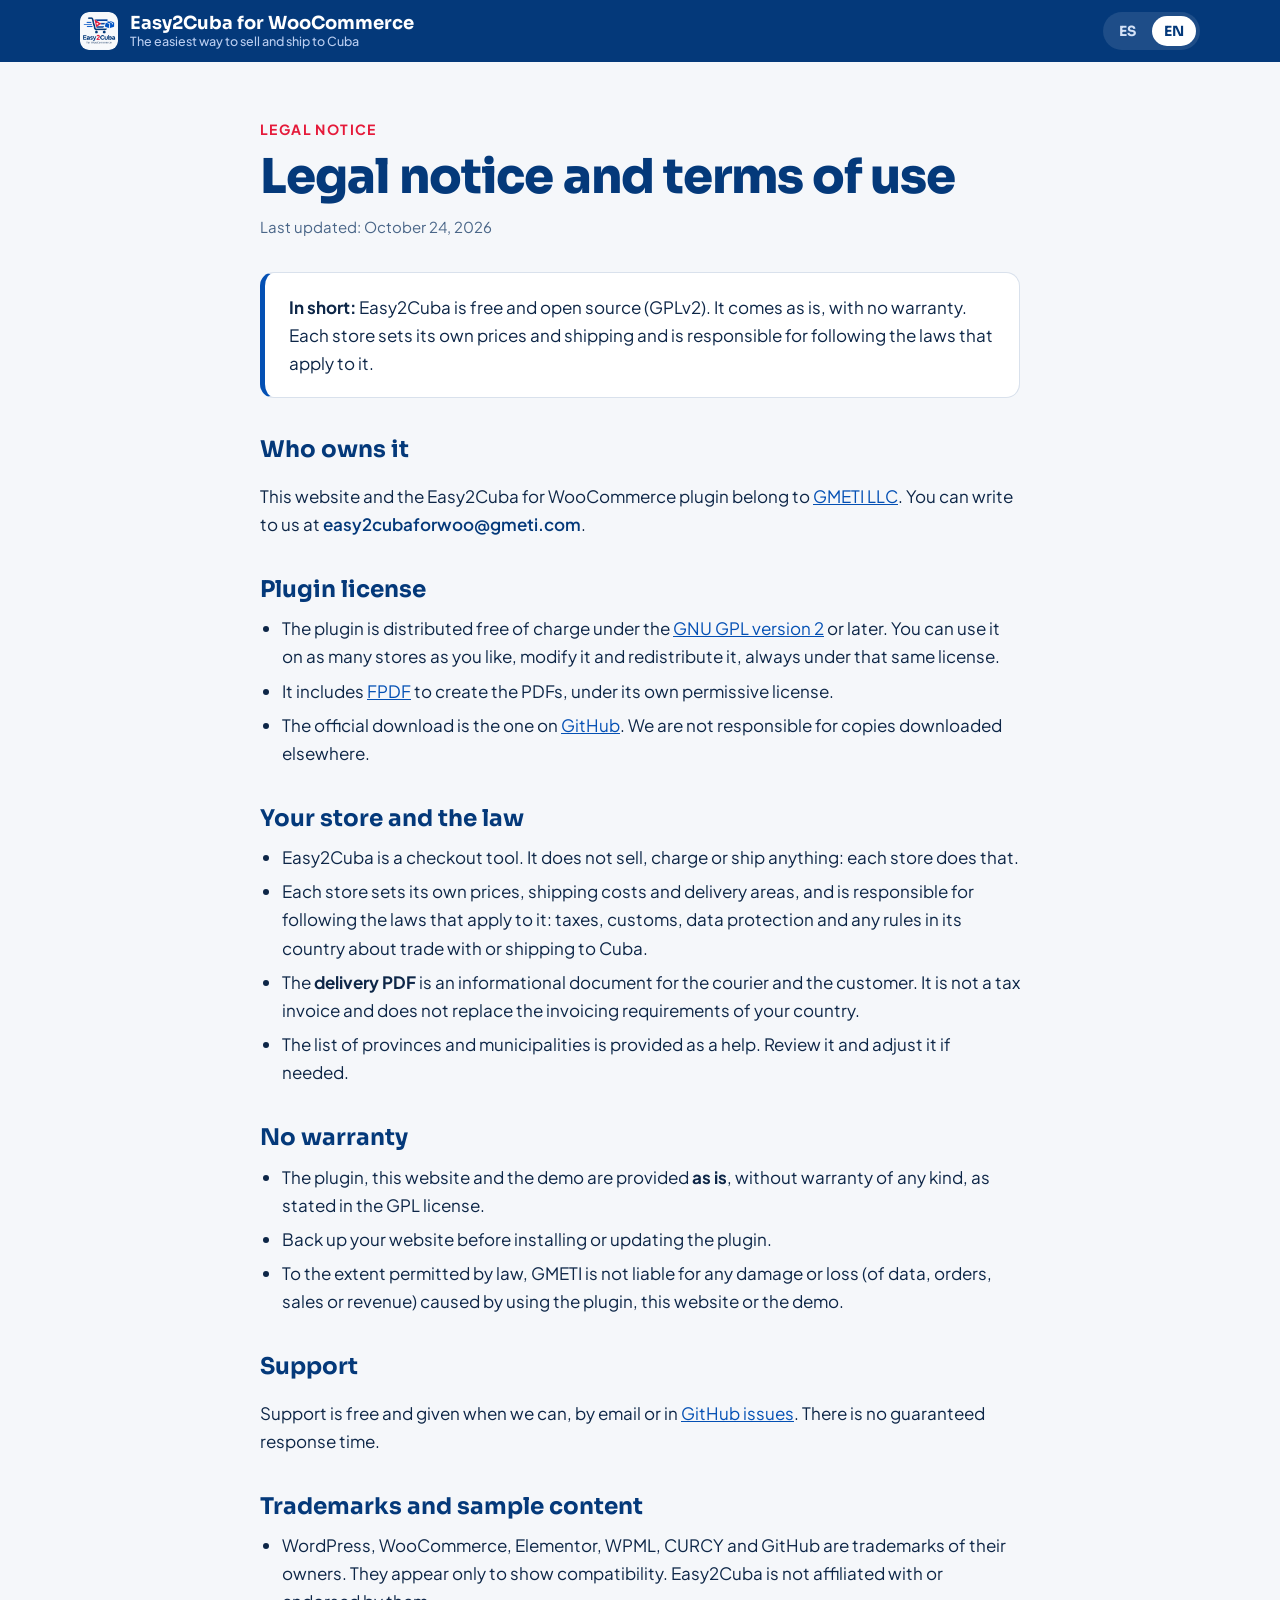
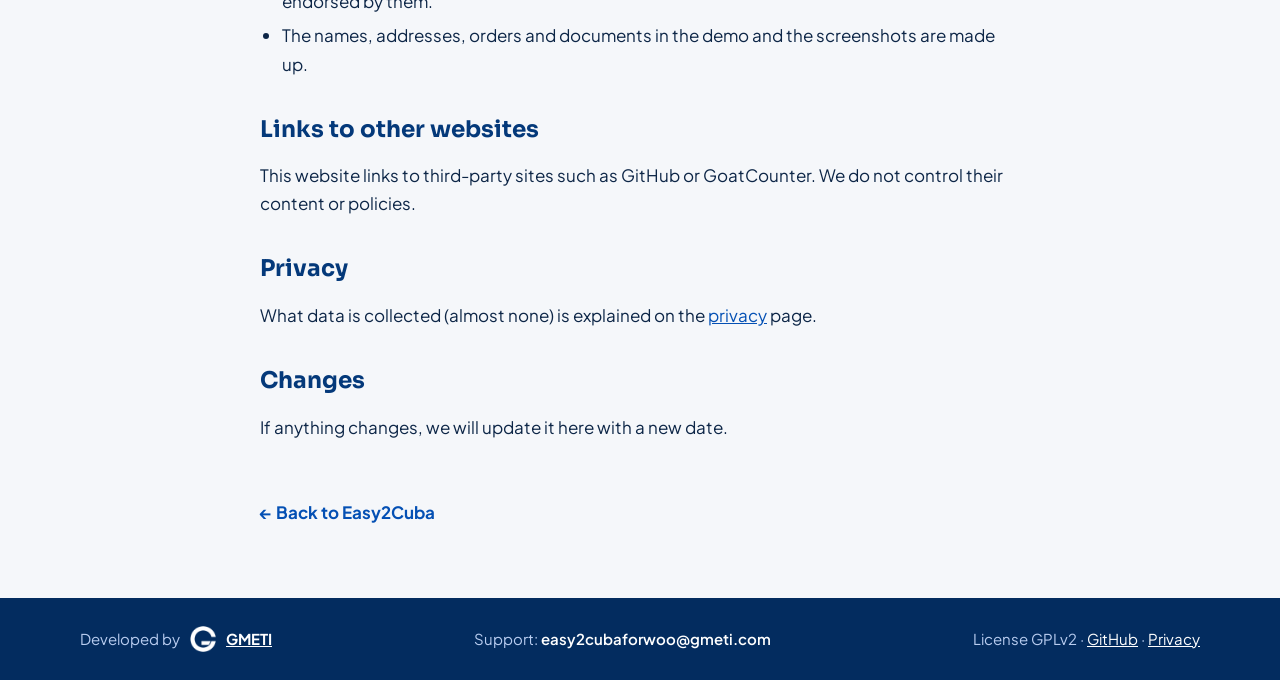
<file: docs/legal/index.html>
<!doctype html>
<html lang="es">
<head>
<meta charset="utf-8">
<meta name="viewport" content="width=device-width, initial-scale=1">
<title>Aviso legal · Easy2Cuba for WooCommerce</title>
<meta name="description" content="Aviso legal y condiciones de uso de Easy2Cuba for WooCommerce: titular, licencia GPL, garantía, responsabilidad de la tienda y marcas.">
<link rel="icon" href="../img/favicon.png">
<link rel="apple-touch-icon" href="../img/apple-touch-icon.png?v=6">
<link rel="manifest" href="../manifest.webmanifest">
<meta name="apple-mobile-web-app-title" content="Easy2Cuba">
<meta name="theme-color" content="#04397a">
<meta property="og:type" content="website">
<meta property="og:title" content="Aviso legal · Easy2Cuba for WooCommerce">
<meta property="og:description" content="Aviso legal y condiciones de uso de Easy2Cuba for WooCommerce: titular, licencia GPL, garantía, responsabilidad de la tienda y marcas.">
<meta property="og:image" content="https://wpdesigndev.github.io/easy2cuba-for-woocommerce/img/social-preview.png">
<meta property="og:url" content="https://wpdesigndev.github.io/easy2cuba-for-woocommerce/legal/">
<meta name="twitter:card" content="summary_large_image">
<style>
@font-face { font-family: "Sora"; src: url("../fonts/Sora-var.woff") format("woff"); font-weight: 100 900; font-display: swap; }
@font-face { font-family: "Plus Jakarta Sans"; src: url("../fonts/PlusJakartaSans-var.woff") format("woff"); font-weight: 200 800; font-display: swap; }
:root {
	--navy: #04397a; --blue: #0450b4; --blue-soft: #e3ecf9; --red: #e51a3a;
	--ink: #0d2647; --muted: #4a6688; --line: #d9e1ec; --bg: #f5f7fa; --white: #ffffff;
	--display: "Sora", ui-sans-serif, system-ui, -apple-system, "Segoe UI", sans-serif;
	--body: "Plus Jakarta Sans", ui-sans-serif, system-ui, -apple-system, "Segoe UI", sans-serif;
}
* { box-sizing: border-box; }
body { margin: 0; background: var(--bg); color: var(--ink); font-family: var(--body); font-size: 17px; line-height: 1.65; }
a { color: var(--blue); }
a:focus-visible, button:focus-visible { outline: 3px solid var(--red); outline-offset: 3px; border-radius: 8px; }
.wrap { max-width: 1160px; margin: 0 auto; padding-inline: 20px; }
.top { background: var(--navy); color: var(--white); position: sticky; top: 0; z-index: 10; }
.top .wrap { display: flex; align-items: center; justify-content: space-between; gap: 16px; padding-block: 12px; }
.brand { display: flex; align-items: center; gap: 12px; color: var(--white); text-decoration: none; font-family: var(--display); font-weight: 700; font-size: 18px; min-width: 0; }
.brand img { width: 38px; height: 38px; border-radius: 9px; flex: none; }
.brand-txt { display: flex; flex-direction: column; line-height: 1.15; min-width: 0; }
.brand-tag { font-family: var(--body); font-weight: 500; font-size: 12.5px; color: #b9cdf0; }
@media (max-width: 420px) { .brand-tag { font-size: 11px; } }
.lang { display: flex; gap: 4px; background: rgba(255,255,255,.1); border-radius: 999px; padding: 4px; flex: none; }
.lang button { border: 0; background: transparent; color: #d5e2f7; font: 700 14px var(--display); padding: 6px 12px; border-radius: 999px; cursor: pointer; }
.lang button[aria-pressed="true"] { background: var(--white); color: var(--navy); }
main { padding-block: 56px 72px; }
.doc { max-width: 760px; margin: 0 auto; scroll-margin-top: 100px; }
.eyebrow { font-weight: 700; font-size: 14px; letter-spacing: .1em; text-transform: uppercase; color: var(--red); margin: 0 0 10px; }
h1 { font-family: var(--display); font-weight: 800; font-size: clamp(32px, 5vw, 48px); line-height: 1.08; letter-spacing: -.02em; color: var(--navy); margin: 0 0 12px; }
.date { color: var(--muted); font-size: 15px; margin: 0 0 32px; }
.sum { background: var(--white); border: 1px solid var(--line); border-left: 5px solid var(--blue); border-radius: 14px; padding: 20px 24px; margin-bottom: 36px; }
.sum p { margin: 0; }
h2 { font-family: var(--display); font-weight: 700; font-size: 23px; color: var(--navy); margin: 38px 0 10px; line-height: 1.25; }
p, li { color: var(--ink); }
ul { padding-left: 22px; margin: 10px 0; }
li { margin: 6px 0; }
.muted { color: var(--muted); }
.mail { user-select: all; font-weight: 600; color: var(--navy); }
.back { display: inline-block; margin-top: 40px; font-weight: 700; text-decoration: none; }
.back:hover { text-decoration: underline; }
[hidden] { display: none !important; }
footer { background: #032c5f; color: #b9cdf0; font-size: 15px; }
footer .wrap { display: flex; flex-wrap: wrap; gap: 16px 32px; justify-content: space-between; align-items: center; padding-block: 28px; }
footer a { color: var(--white); }
.by { display: flex; align-items: center; gap: 10px; }
.by img { width: 26px; height: 26px; }
footer .mail { color: var(--white); }
</style>
</head>
<body>

<header class="top">
	<div class="wrap">
		<a class="brand" href="../" id="home-link">
			<img src="../img/logo.png" alt="">
			<span class="brand-txt">Easy2Cuba for WooCommerce<span class="brand-tag" data-es="La forma más fácil de vender y enviar a Cuba" data-en="The easiest way to sell and ship to Cuba">La forma más fácil de vender y enviar a Cuba</span></span>
		</a>
		<div class="lang" role="group" aria-label="Idioma / Language">
			<button type="button" id="b-es" aria-pressed="true" lang="es">ES</button>
			<button type="button" id="b-en" aria-pressed="false" lang="en">EN</button>
		</div>
	</div>
</header>

<main>
<div class="wrap">

<article class="doc" id="es" lang="es">
	<p class="eyebrow">Aviso legal</p>
	<h1>Aviso legal y condiciones de uso</h1>
	<p class="date">Última actualización: 24 de octubre de 2026</p>

	<div class="sum"><p><b>En resumen:</b> Easy2Cuba es gratis y de código abierto (GPLv2). Se ofrece tal cual, sin garantías. Cada tienda decide sus precios y envíos y es responsable de cumplir las leyes que le apliquen.</p></div>

	<h2>Quién es el titular</h2>
	<p>Esta web y el plugin Easy2Cuba for WooCommerce son de <a href="https://gmeti.com" target="_blank" rel="noopener noreferrer">GMETI LLC</a>. Puedes escribirnos a <span class="mail">easy2cubaforwoo@gmeti.com</span>.</p>

	<h2>Licencia del plugin</h2>
	<ul>
		<li>El plugin se distribuye gratis con la licencia <a href="https://www.gnu.org/licenses/old-licenses/gpl-2.0.html" target="_blank" rel="noopener noreferrer">GNU GPL versión 2</a> o posterior. Puedes usarlo en todas las tiendas que quieras, modificarlo y redistribuirlo, siempre con esa misma licencia.</li>
		<li>Incluye <a href="http://www.fpdf.org" target="_blank" rel="noopener noreferrer">FPDF</a> para crear los PDF, con su propia licencia permisiva.</li>
		<li>La descarga oficial es la de <a href="https://github.com/wpdesigndev/easy2cuba-for-woocommerce/releases/latest" target="_blank" rel="noopener noreferrer">GitHub</a>. No respondemos de copias descargadas de otros sitios.</li>
	</ul>

	<h2>Tu tienda y la ley</h2>
	<ul>
		<li>Easy2Cuba es una herramienta para el checkout. No vende, no cobra ni hace envíos: eso lo hace cada tienda.</li>
		<li>Cada tienda fija sus precios, costes de envío y zonas de entrega, y es responsable de cumplir las leyes que le apliquen: impuestos, aduanas, protección de datos y cualquier norma de su país sobre comercio o envíos a Cuba.</li>
		<li>El <b>PDF de entrega</b> es un documento informativo para el mensajero y el cliente. No es una factura fiscal ni sustituye las obligaciones de facturación de tu país.</li>
		<li>La lista de provincias y municipios se ofrece como ayuda. Revísala y ajústala si hace falta.</li>
	</ul>

	<h2>Sin garantía</h2>
	<ul>
		<li>El plugin, esta web y la demo se ofrecen <b>tal cual</b>, sin garantías de ningún tipo, como indica la licencia GPL.</li>
		<li>Antes de instalar o actualizar el plugin, haz una copia de seguridad de tu web.</li>
		<li>En la medida en que lo permita la ley, GMETI no responde de daños ni pérdidas (de datos, pedidos, ventas o ingresos) causados por el uso del plugin, de esta web o de la demo.</li>
	</ul>

	<h2>Soporte</h2>
	<p>El soporte es gratuito y lo damos cuando podemos, por correo o en los <a href="https://github.com/wpdesigndev/easy2cuba-for-woocommerce/issues" target="_blank" rel="noopener noreferrer">issues de GitHub</a>. No hay un plazo de respuesta garantizado.</p>

	<h2>Marcas y contenido de ejemplo</h2>
	<ul>
		<li>WordPress, WooCommerce, Elementor, WPML, CURCY y GitHub son marcas de sus dueños. Aparecen solo para indicar compatibilidad. Easy2Cuba no está afiliado a ellos ni cuenta con su respaldo.</li>
		<li>Los nombres, direcciones, pedidos y documentos de la demo y de las capturas son inventados.</li>
	</ul>

	<h2>Enlaces a otras webs</h2>
	<p>Esta web enlaza a sitios de terceros, como GitHub o GoatCounter. No controlamos su contenido ni sus políticas.</p>

	<h2>Privacidad</h2>
	<p>Qué datos se recogen (casi ninguno) está explicado en la página de <a href="../privacidad/">privacidad</a>.</p>

	<h2>Cambios</h2>
	<p>Si algo cambia, lo actualizaremos aquí con su nueva fecha.</p>

	<a class="back" href="../">← Volver a Easy2Cuba</a>
</article>

<article class="doc" id="en" lang="en" hidden>
	<p class="eyebrow">Legal notice</p>
	<h1>Legal notice and terms of use</h1>
	<p class="date">Last updated: October 24, 2026</p>

	<div class="sum"><p><b>In short:</b> Easy2Cuba is free and open source (GPLv2). It comes as is, with no warranty. Each store sets its own prices and shipping and is responsible for following the laws that apply to it.</p></div>

	<h2>Who owns it</h2>
	<p>This website and the Easy2Cuba for WooCommerce plugin belong to <a href="https://gmeti.com" target="_blank" rel="noopener noreferrer">GMETI LLC</a>. You can write to us at <span class="mail">easy2cubaforwoo@gmeti.com</span>.</p>

	<h2>Plugin license</h2>
	<ul>
		<li>The plugin is distributed free of charge under the <a href="https://www.gnu.org/licenses/old-licenses/gpl-2.0.html" target="_blank" rel="noopener noreferrer">GNU GPL version 2</a> or later. You can use it on as many stores as you like, modify it and redistribute it, always under that same license.</li>
		<li>It includes <a href="http://www.fpdf.org" target="_blank" rel="noopener noreferrer">FPDF</a> to create the PDFs, under its own permissive license.</li>
		<li>The official download is the one on <a href="https://github.com/wpdesigndev/easy2cuba-for-woocommerce/releases/latest" target="_blank" rel="noopener noreferrer">GitHub</a>. We are not responsible for copies downloaded elsewhere.</li>
	</ul>

	<h2>Your store and the law</h2>
	<ul>
		<li>Easy2Cuba is a checkout tool. It does not sell, charge or ship anything: each store does that.</li>
		<li>Each store sets its own prices, shipping costs and delivery areas, and is responsible for following the laws that apply to it: taxes, customs, data protection and any rules in its country about trade with or shipping to Cuba.</li>
		<li>The <b>delivery PDF</b> is an informational document for the courier and the customer. It is not a tax invoice and does not replace the invoicing requirements of your country.</li>
		<li>The list of provinces and municipalities is provided as a help. Review it and adjust it if needed.</li>
	</ul>

	<h2>No warranty</h2>
	<ul>
		<li>The plugin, this website and the demo are provided <b>as is</b>, without warranty of any kind, as stated in the GPL license.</li>
		<li>Back up your website before installing or updating the plugin.</li>
		<li>To the extent permitted by law, GMETI is not liable for any damage or loss (of data, orders, sales or revenue) caused by using the plugin, this website or the demo.</li>
	</ul>

	<h2>Support</h2>
	<p>Support is free and given when we can, by email or in <a href="https://github.com/wpdesigndev/easy2cuba-for-woocommerce/issues" target="_blank" rel="noopener noreferrer">GitHub issues</a>. There is no guaranteed response time.</p>

	<h2>Trademarks and sample content</h2>
	<ul>
		<li>WordPress, WooCommerce, Elementor, WPML, CURCY and GitHub are trademarks of their owners. They appear only to show compatibility. Easy2Cuba is not affiliated with or endorsed by them.</li>
		<li>The names, addresses, orders and documents in the demo and the screenshots are made up.</li>
	</ul>

	<h2>Links to other websites</h2>
	<p>This website links to third-party sites such as GitHub or GoatCounter. We do not control their content or policies.</p>

	<h2>Privacy</h2>
	<p>What data is collected (almost none) is explained on the <a href="../privacidad/#en">privacy</a> page.</p>

	<h2>Changes</h2>
	<p>If anything changes, we will update it here with a new date.</p>

	<a class="back" href="../">← Back to Easy2Cuba</a>
</article>

</div>
</main>

<footer>
	<div class="wrap">
		<div class="by"><span data-es="Desarrollado por" data-en="Developed by">Desarrollado por</span> <img src="../img/gmeti-white.png" alt=""><a href="https://gmeti.com" target="_blank" rel="noopener noreferrer"><b>GMETI</b></a></div>
		<div><span data-es="Soporte:" data-en="Support:">Soporte:</span> <span class="mail">easy2cubaforwoo@gmeti.com</span></div>
		<div><span data-es="Licencia" data-en="License">Licencia</span> GPLv2 · <a href="https://github.com/wpdesigndev/easy2cuba-for-woocommerce">GitHub</a> · <a href="../privacidad/" data-es="Privacidad" data-en="Privacy">Privacidad</a></div>
	</div>
</footer>

<script>
(function () {
	var es = document.getElementById('es'), en = document.getElementById('en');
	var bes = document.getElementById('b-es'), ben = document.getElementById('b-en');
	function set(l) {
		var isEn = l === 'en';
		en.hidden = !isEn; es.hidden = isEn;
		bes.setAttribute('aria-pressed', String(!isEn)); ben.setAttribute('aria-pressed', String(isEn));
		document.documentElement.lang = l;
		document.title = isEn ? 'Legal notice · Easy2Cuba for WooCommerce' : 'Aviso legal · Easy2Cuba for WooCommerce';
		document.querySelectorAll('[data-es]').forEach(function (n) { n.textContent = n.getAttribute(isEn ? 'data-en' : 'data-es'); });
		try { localStorage.setItem('e2c-lang', l); } catch (e) {}
	}
	bes.addEventListener('click', function () { set('es'); });
	ben.addEventListener('click', function () { set('en'); });
	var saved = (function(){try{return localStorage.getItem('e2c-lang')}catch(e){return null}})();
	var nav = (navigator.language || '').toLowerCase();
	set(location.hash === '#en' ? 'en' : location.hash === '#es' ? 'es' : saved ? saved : (nav !== '' && nav.indexOf('es') !== 0 ? 'en' : 'es'));
})();
</script>
<script data-goatcounter="https://easy2cuba.goatcounter.com/count" async src="https://gc.zgo.at/count.js"></script>
</body>
</html>
</file>
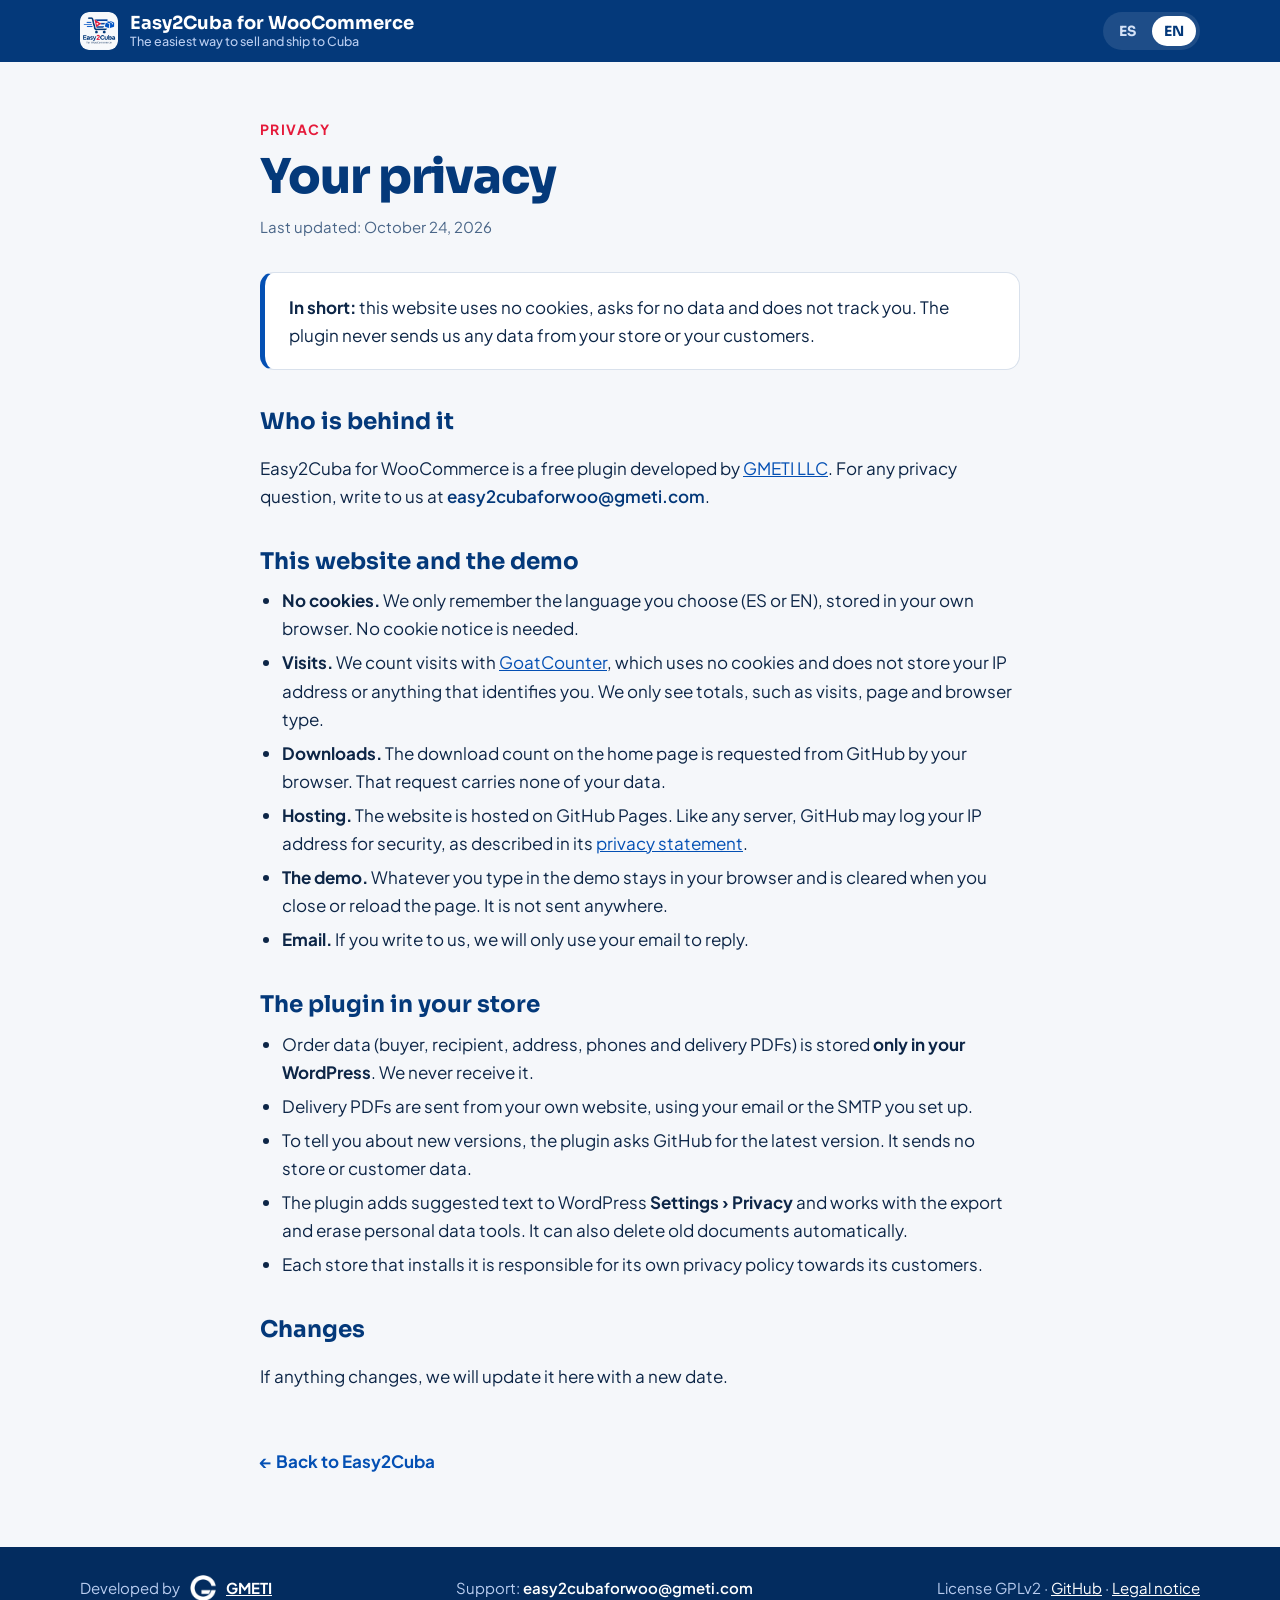
<file: docs/privacidad/index.html>
<!doctype html>
<html lang="es">
<head>
<meta charset="utf-8">
<meta name="viewport" content="width=device-width, initial-scale=1">
<title>Privacidad · Easy2Cuba for WooCommerce</title>
<meta name="description" content="Qué datos recoge la web de Easy2Cuba for WooCommerce y qué hace el plugin con los datos de tu tienda.">
<link rel="icon" href="../img/favicon.png">
<link rel="apple-touch-icon" href="../img/apple-touch-icon.png?v=6">
<link rel="manifest" href="../manifest.webmanifest">
<meta name="apple-mobile-web-app-title" content="Easy2Cuba">
<meta name="theme-color" content="#04397a">
<meta property="og:type" content="website">
<meta property="og:title" content="Privacidad · Easy2Cuba for WooCommerce">
<meta property="og:description" content="Qué datos recoge la web de Easy2Cuba y qué hace el plugin con los datos de tu tienda.">
<meta property="og:image" content="https://wpdesigndev.github.io/easy2cuba-for-woocommerce/img/social-preview.png">
<meta property="og:url" content="https://wpdesigndev.github.io/easy2cuba-for-woocommerce/privacidad/">
<meta name="twitter:card" content="summary_large_image">
<style>
@font-face { font-family: "Sora"; src: url("../fonts/Sora-var.woff") format("woff"); font-weight: 100 900; font-display: swap; }
@font-face { font-family: "Plus Jakarta Sans"; src: url("../fonts/PlusJakartaSans-var.woff") format("woff"); font-weight: 200 800; font-display: swap; }
:root {
	--navy: #04397a; --blue: #0450b4; --blue-soft: #e3ecf9; --red: #e51a3a;
	--ink: #0d2647; --muted: #4a6688; --line: #d9e1ec; --bg: #f5f7fa; --white: #ffffff;
	--display: "Sora", ui-sans-serif, system-ui, -apple-system, "Segoe UI", sans-serif;
	--body: "Plus Jakarta Sans", ui-sans-serif, system-ui, -apple-system, "Segoe UI", sans-serif;
}
* { box-sizing: border-box; }
body { margin: 0; background: var(--bg); color: var(--ink); font-family: var(--body); font-size: 17px; line-height: 1.65; }
a { color: var(--blue); }
a:focus-visible, button:focus-visible { outline: 3px solid var(--red); outline-offset: 3px; border-radius: 8px; }
.wrap { max-width: 1160px; margin: 0 auto; padding-inline: 20px; }
.top { background: var(--navy); color: var(--white); position: sticky; top: 0; z-index: 10; }
.top .wrap { display: flex; align-items: center; justify-content: space-between; gap: 16px; padding-block: 12px; }
.brand { display: flex; align-items: center; gap: 12px; color: var(--white); text-decoration: none; font-family: var(--display); font-weight: 700; font-size: 18px; min-width: 0; }
.brand img { width: 38px; height: 38px; border-radius: 9px; flex: none; }
.brand-txt { display: flex; flex-direction: column; line-height: 1.15; min-width: 0; }
.brand-tag { font-family: var(--body); font-weight: 500; font-size: 12.5px; color: #b9cdf0; }
@media (max-width: 420px) { .brand-tag { font-size: 11px; } }
.lang { display: flex; gap: 4px; background: rgba(255,255,255,.1); border-radius: 999px; padding: 4px; flex: none; }
.lang button { border: 0; background: transparent; color: #d5e2f7; font: 700 14px var(--display); padding: 6px 12px; border-radius: 999px; cursor: pointer; }
.lang button[aria-pressed="true"] { background: var(--white); color: var(--navy); }
main { padding-block: 56px 72px; }
.doc { max-width: 760px; margin: 0 auto; scroll-margin-top: 100px; }
.eyebrow { font-weight: 700; font-size: 14px; letter-spacing: .1em; text-transform: uppercase; color: var(--red); margin: 0 0 10px; }
h1 { font-family: var(--display); font-weight: 800; font-size: clamp(32px, 5vw, 48px); line-height: 1.08; letter-spacing: -.02em; color: var(--navy); margin: 0 0 12px; }
.date { color: var(--muted); font-size: 15px; margin: 0 0 32px; }
.sum { background: var(--white); border: 1px solid var(--line); border-left: 5px solid var(--blue); border-radius: 14px; padding: 20px 24px; margin-bottom: 36px; }
.sum p { margin: 0; }
h2 { font-family: var(--display); font-weight: 700; font-size: 23px; color: var(--navy); margin: 38px 0 10px; line-height: 1.25; }
p, li { color: var(--ink); }
ul { padding-left: 22px; margin: 10px 0; }
li { margin: 6px 0; }
.muted { color: var(--muted); }
.mail { user-select: all; font-weight: 600; color: var(--navy); }
.back { display: inline-block; margin-top: 40px; font-weight: 700; text-decoration: none; }
.back:hover { text-decoration: underline; }
[hidden] { display: none !important; }
footer { background: #032c5f; color: #b9cdf0; font-size: 15px; }
footer .wrap { display: flex; flex-wrap: wrap; gap: 16px 32px; justify-content: space-between; align-items: center; padding-block: 28px; }
footer a { color: var(--white); }
.by { display: flex; align-items: center; gap: 10px; }
.by img { width: 26px; height: 26px; }
footer .mail { color: var(--white); }
</style>
</head>
<body>

<header class="top">
	<div class="wrap">
		<a class="brand" href="../" id="home-link">
			<img src="../img/logo.png" alt="">
			<span class="brand-txt">Easy2Cuba for WooCommerce<span class="brand-tag" data-es="La forma más fácil de vender y enviar a Cuba" data-en="The easiest way to sell and ship to Cuba">La forma más fácil de vender y enviar a Cuba</span></span>
		</a>
		<div class="lang" role="group" aria-label="Idioma / Language">
			<button type="button" id="b-es" aria-pressed="true" lang="es">ES</button>
			<button type="button" id="b-en" aria-pressed="false" lang="en">EN</button>
		</div>
	</div>
</header>

<main>
<div class="wrap">

<article class="doc" id="es" lang="es">
	<p class="eyebrow">Privacidad</p>
	<h1>Tu privacidad</h1>
	<p class="date">Última actualización: 24 de octubre de 2026</p>

	<div class="sum"><p><b>En resumen:</b> esta web no usa cookies, no te pide datos y no te rastrea. El plugin no nos envía ningún dato de tu tienda ni de tus clientes.</p></div>

	<h2>Quién está detrás</h2>
	<p>Easy2Cuba for WooCommerce es un plugin gratuito desarrollado por <a href="https://gmeti.com" target="_blank" rel="noopener noreferrer">GMETI LLC</a>. Para cualquier duda sobre privacidad, escríbenos a <span class="mail">easy2cubaforwoo@gmeti.com</span>.</p>

	<h2>Esta web y la demo</h2>
	<ul>
		<li><b>Sin cookies.</b> Solo recordamos el idioma que eliges (ES o EN), guardado en tu propio navegador. No hace falta ningún aviso de cookies.</li>
		<li><b>Visitas.</b> Contamos cuántas personas visitan la web con <a href="https://www.goatcounter.com/help/privacy" target="_blank" rel="noopener noreferrer">GoatCounter</a>, que no usa cookies ni guarda tu dirección IP ni datos que te identifiquen. Solo vemos totales, como el número de visitas, la página y el tipo de navegador.</li>
		<li><b>Descargas.</b> El número de descargas que ves en la portada se pide a GitHub desde tu navegador. Esa consulta no lleva datos tuyos.</li>
		<li><b>Alojamiento.</b> La web está en GitHub Pages. Como cualquier servidor, GitHub puede registrar tu dirección IP por seguridad, según su <a href="https://docs.github.com/es/site-policy/privacy-policies/github-general-privacy-statement" target="_blank" rel="noopener noreferrer">declaración de privacidad</a>.</li>
		<li><b>La demo.</b> Lo que escribas en la demo se queda en tu navegador y se borra al cerrar o recargar la página. No se envía a ningún sitio.</li>
		<li><b>Correo.</b> Si nos escribes, usaremos tu correo solo para responderte.</li>
	</ul>

	<h2>El plugin en tu tienda</h2>
	<ul>
		<li>Los datos de los pedidos (quién compra, quién recibe, dirección, teléfonos y PDF de entrega) se guardan <b>solo en tu WordPress</b>. Nosotros no los recibimos.</li>
		<li>Los PDF de entrega se envían desde tu propia web, con tu correo o con el SMTP que configures.</li>
		<li>Para avisarte de versiones nuevas, el plugin consulta a GitHub cuál es la última versión. No envía datos de la tienda ni de los clientes.</li>
		<li>El plugin añade un texto sugerido a <b>Ajustes › Privacidad</b> de WordPress y se integra con las herramientas de exportar y borrar datos personales. También puede borrar automáticamente los documentos antiguos.</li>
		<li>Cada tienda que lo instala es responsable de su propia política de privacidad ante sus clientes.</li>
	</ul>

	<h2>Cambios</h2>
	<p>Si algo cambia, lo actualizaremos aquí con su nueva fecha.</p>

	<a class="back" href="../">← Volver a Easy2Cuba</a>
</article>

<article class="doc" id="en" lang="en" hidden>
	<p class="eyebrow">Privacy</p>
	<h1>Your privacy</h1>
	<p class="date">Last updated: October 24, 2026</p>

	<div class="sum"><p><b>In short:</b> this website uses no cookies, asks for no data and does not track you. The plugin never sends us any data from your store or your customers.</p></div>

	<h2>Who is behind it</h2>
	<p>Easy2Cuba for WooCommerce is a free plugin developed by <a href="https://gmeti.com" target="_blank" rel="noopener noreferrer">GMETI LLC</a>. For any privacy question, write to us at <span class="mail">easy2cubaforwoo@gmeti.com</span>.</p>

	<h2>This website and the demo</h2>
	<ul>
		<li><b>No cookies.</b> We only remember the language you choose (ES or EN), stored in your own browser. No cookie notice is needed.</li>
		<li><b>Visits.</b> We count visits with <a href="https://www.goatcounter.com/help/privacy" target="_blank" rel="noopener noreferrer">GoatCounter</a>, which uses no cookies and does not store your IP address or anything that identifies you. We only see totals, such as visits, page and browser type.</li>
		<li><b>Downloads.</b> The download count on the home page is requested from GitHub by your browser. That request carries none of your data.</li>
		<li><b>Hosting.</b> The website is hosted on GitHub Pages. Like any server, GitHub may log your IP address for security, as described in its <a href="https://docs.github.com/en/site-policy/privacy-policies/github-general-privacy-statement" target="_blank" rel="noopener noreferrer">privacy statement</a>.</li>
		<li><b>The demo.</b> Whatever you type in the demo stays in your browser and is cleared when you close or reload the page. It is not sent anywhere.</li>
		<li><b>Email.</b> If you write to us, we will only use your email to reply.</li>
	</ul>

	<h2>The plugin in your store</h2>
	<ul>
		<li>Order data (buyer, recipient, address, phones and delivery PDFs) is stored <b>only in your WordPress</b>. We never receive it.</li>
		<li>Delivery PDFs are sent from your own website, using your email or the SMTP you set up.</li>
		<li>To tell you about new versions, the plugin asks GitHub for the latest version. It sends no store or customer data.</li>
		<li>The plugin adds suggested text to WordPress <b>Settings › Privacy</b> and works with the export and erase personal data tools. It can also delete old documents automatically.</li>
		<li>Each store that installs it is responsible for its own privacy policy towards its customers.</li>
	</ul>

	<h2>Changes</h2>
	<p>If anything changes, we will update it here with a new date.</p>

	<a class="back" href="../">← Back to Easy2Cuba</a>
</article>

</div>
</main>

<footer>
	<div class="wrap">
		<div class="by"><span data-es="Desarrollado por" data-en="Developed by">Desarrollado por</span> <img src="../img/gmeti-white.png" alt=""><a href="https://gmeti.com" target="_blank" rel="noopener noreferrer"><b>GMETI</b></a></div>
		<div><span data-es="Soporte:" data-en="Support:">Soporte:</span> <span class="mail">easy2cubaforwoo@gmeti.com</span></div>
		<div><span data-es="Licencia" data-en="License">Licencia</span> GPLv2 · <a href="https://github.com/wpdesigndev/easy2cuba-for-woocommerce">GitHub</a> · <a href="../legal/" data-es="Aviso legal" data-en="Legal notice">Aviso legal</a></div>
	</div>
</footer>

<script>
(function () {
	var es = document.getElementById('es'), en = document.getElementById('en');
	var bes = document.getElementById('b-es'), ben = document.getElementById('b-en');
	function set(l) {
		var isEn = l === 'en';
		en.hidden = !isEn; es.hidden = isEn;
		bes.setAttribute('aria-pressed', String(!isEn)); ben.setAttribute('aria-pressed', String(isEn));
		document.documentElement.lang = l;
		document.title = isEn ? 'Privacy · Easy2Cuba for WooCommerce' : 'Privacidad · Easy2Cuba for WooCommerce';
		document.querySelectorAll('[data-es]').forEach(function (n) { n.textContent = n.getAttribute(isEn ? 'data-en' : 'data-es'); });
		try { localStorage.setItem('e2c-lang', l); } catch (e) {}
	}
	bes.addEventListener('click', function () { set('es'); });
	ben.addEventListener('click', function () { set('en'); });
	var saved = (function(){try{return localStorage.getItem('e2c-lang')}catch(e){return null}})();
	var nav = (navigator.language || '').toLowerCase();
	set(location.hash === '#en' ? 'en' : location.hash === '#es' ? 'es' : saved ? saved : (nav !== '' && nav.indexOf('es') !== 0 ? 'en' : 'es'));
})();
</script>
<script data-goatcounter="https://easy2cuba.goatcounter.com/count" async src="https://gc.zgo.at/count.js"></script>
</body>
</html>
</file>
